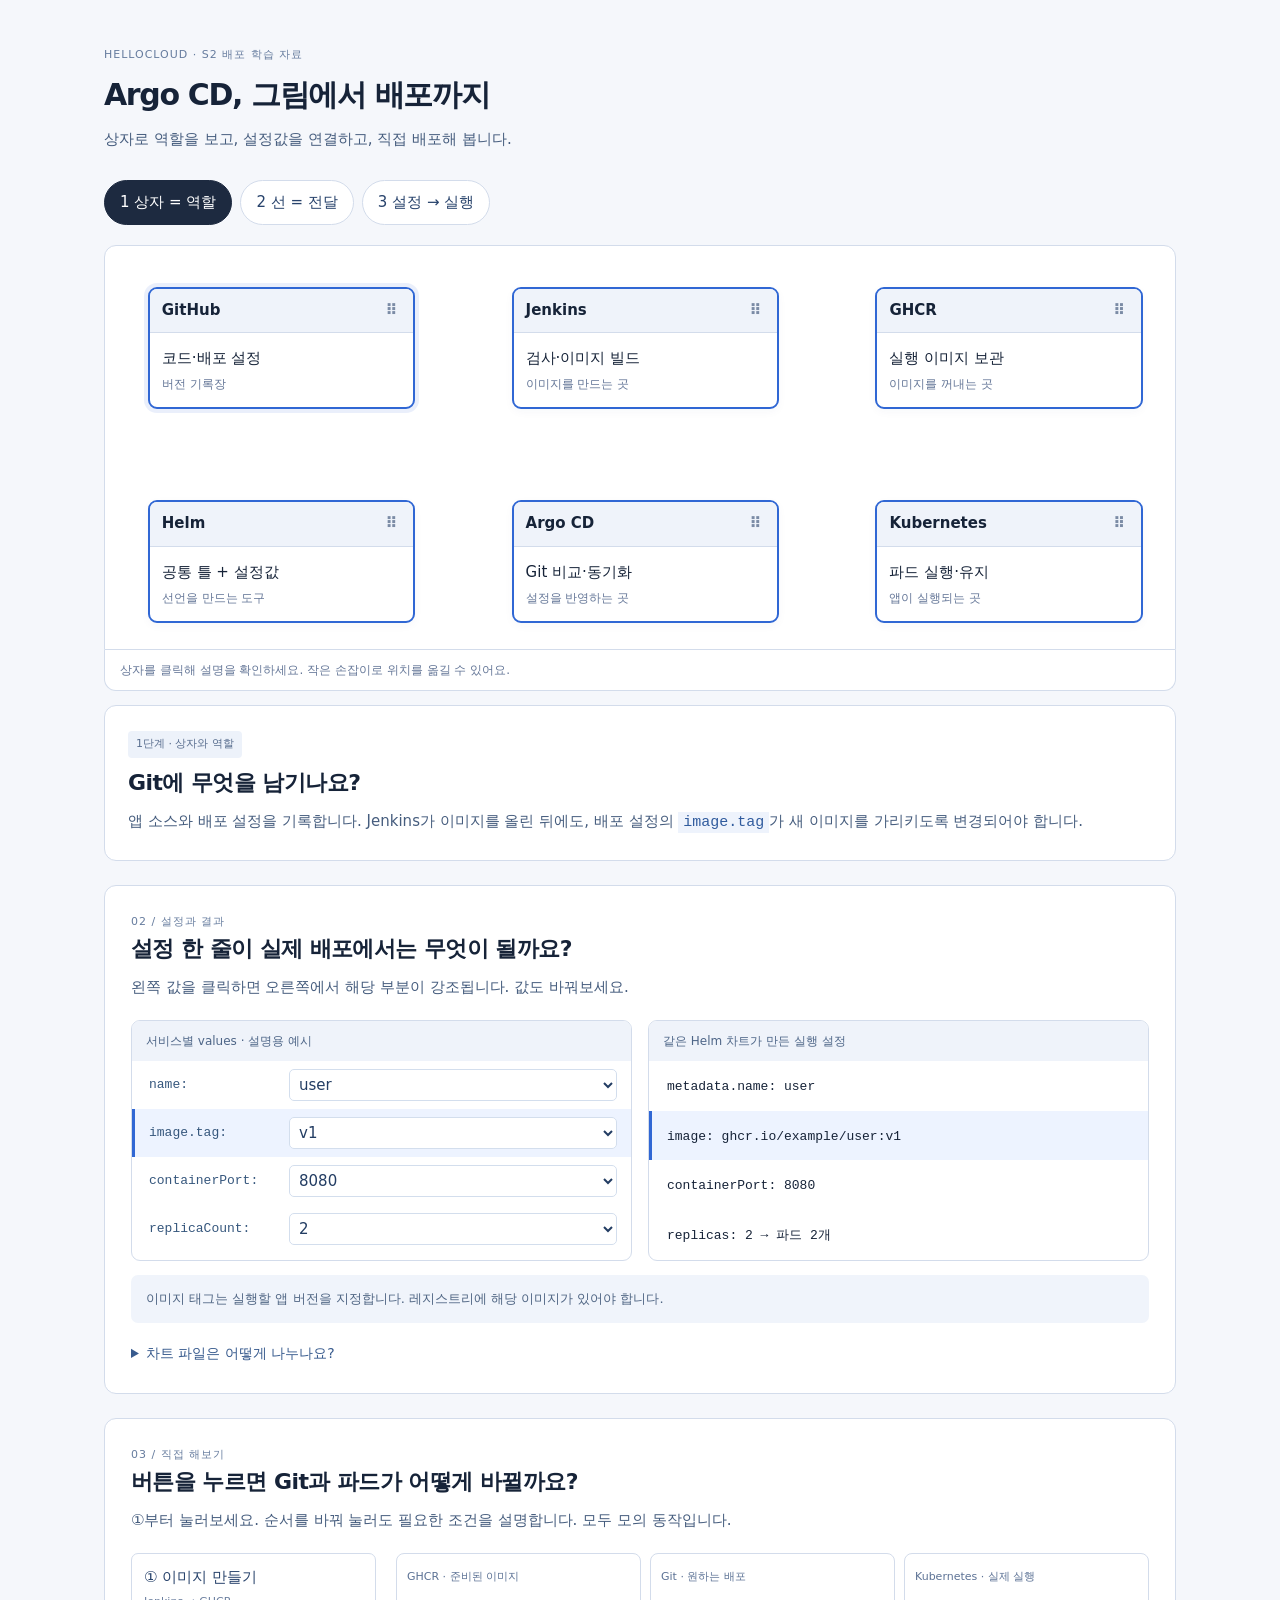
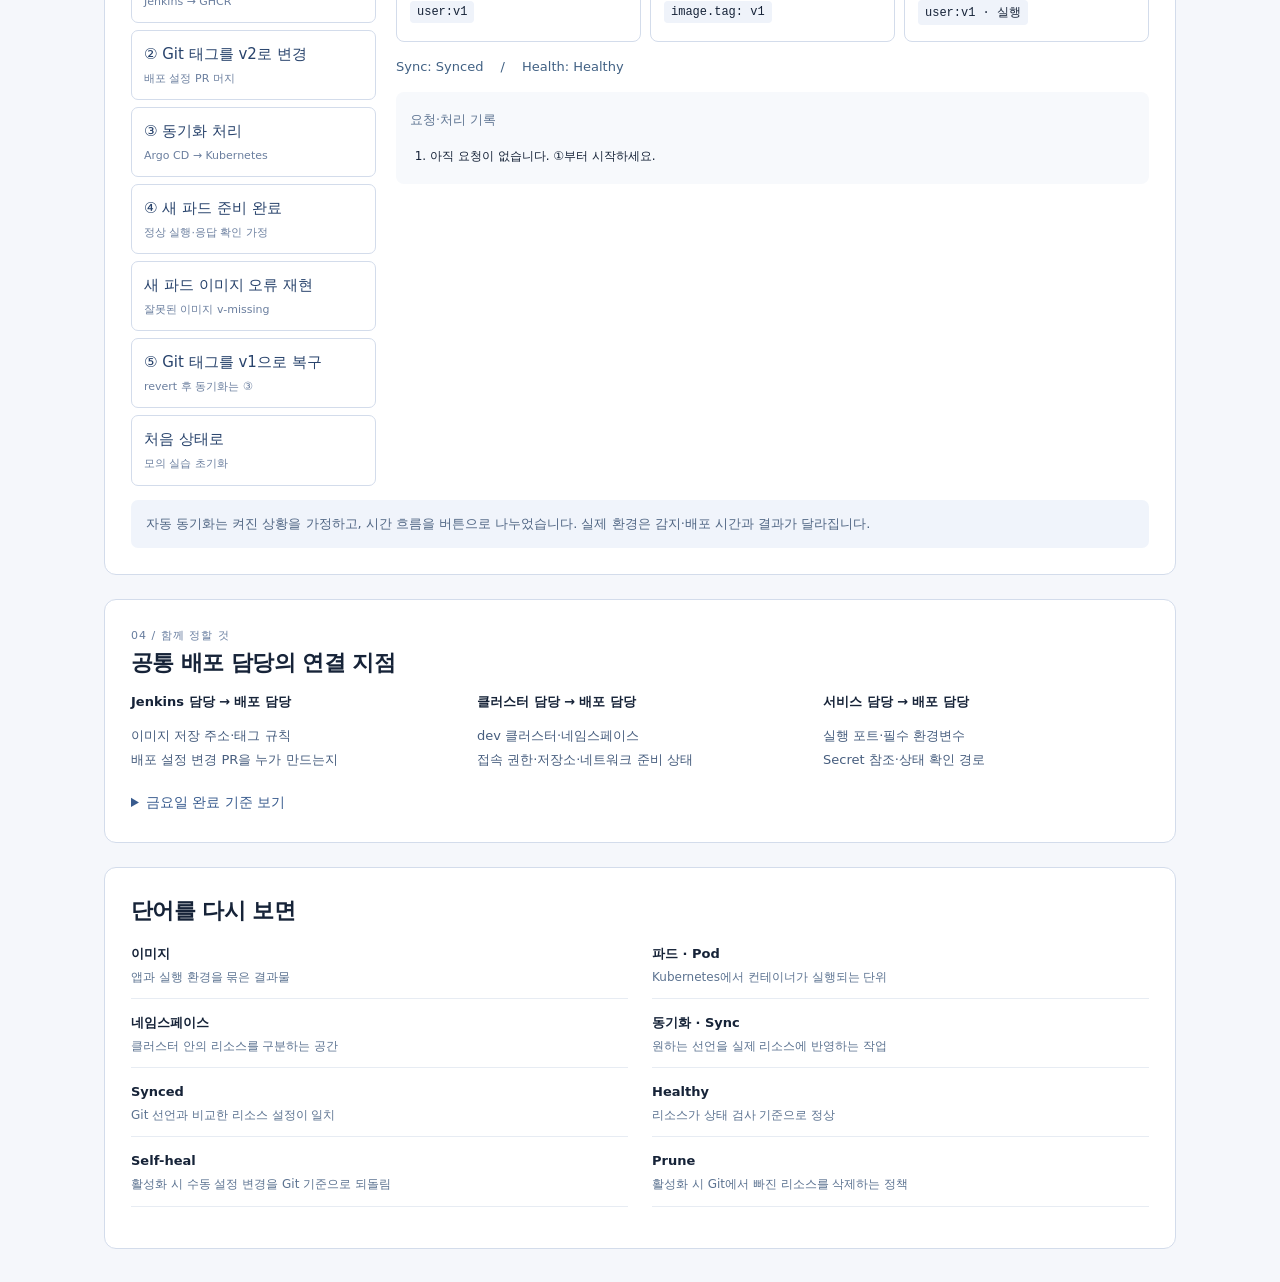
<file: index.html>
<!doctype html><html lang="ko"><meta charset="utf-8"><meta name="viewport" content="width=device-width,initial-scale=1"><meta http-equiv="refresh" content="0;url=learning.html"><title>Argo CD · 그림에서 배포까지</title><a href="learning.html">학습 자료 열기</a></html>
</file>
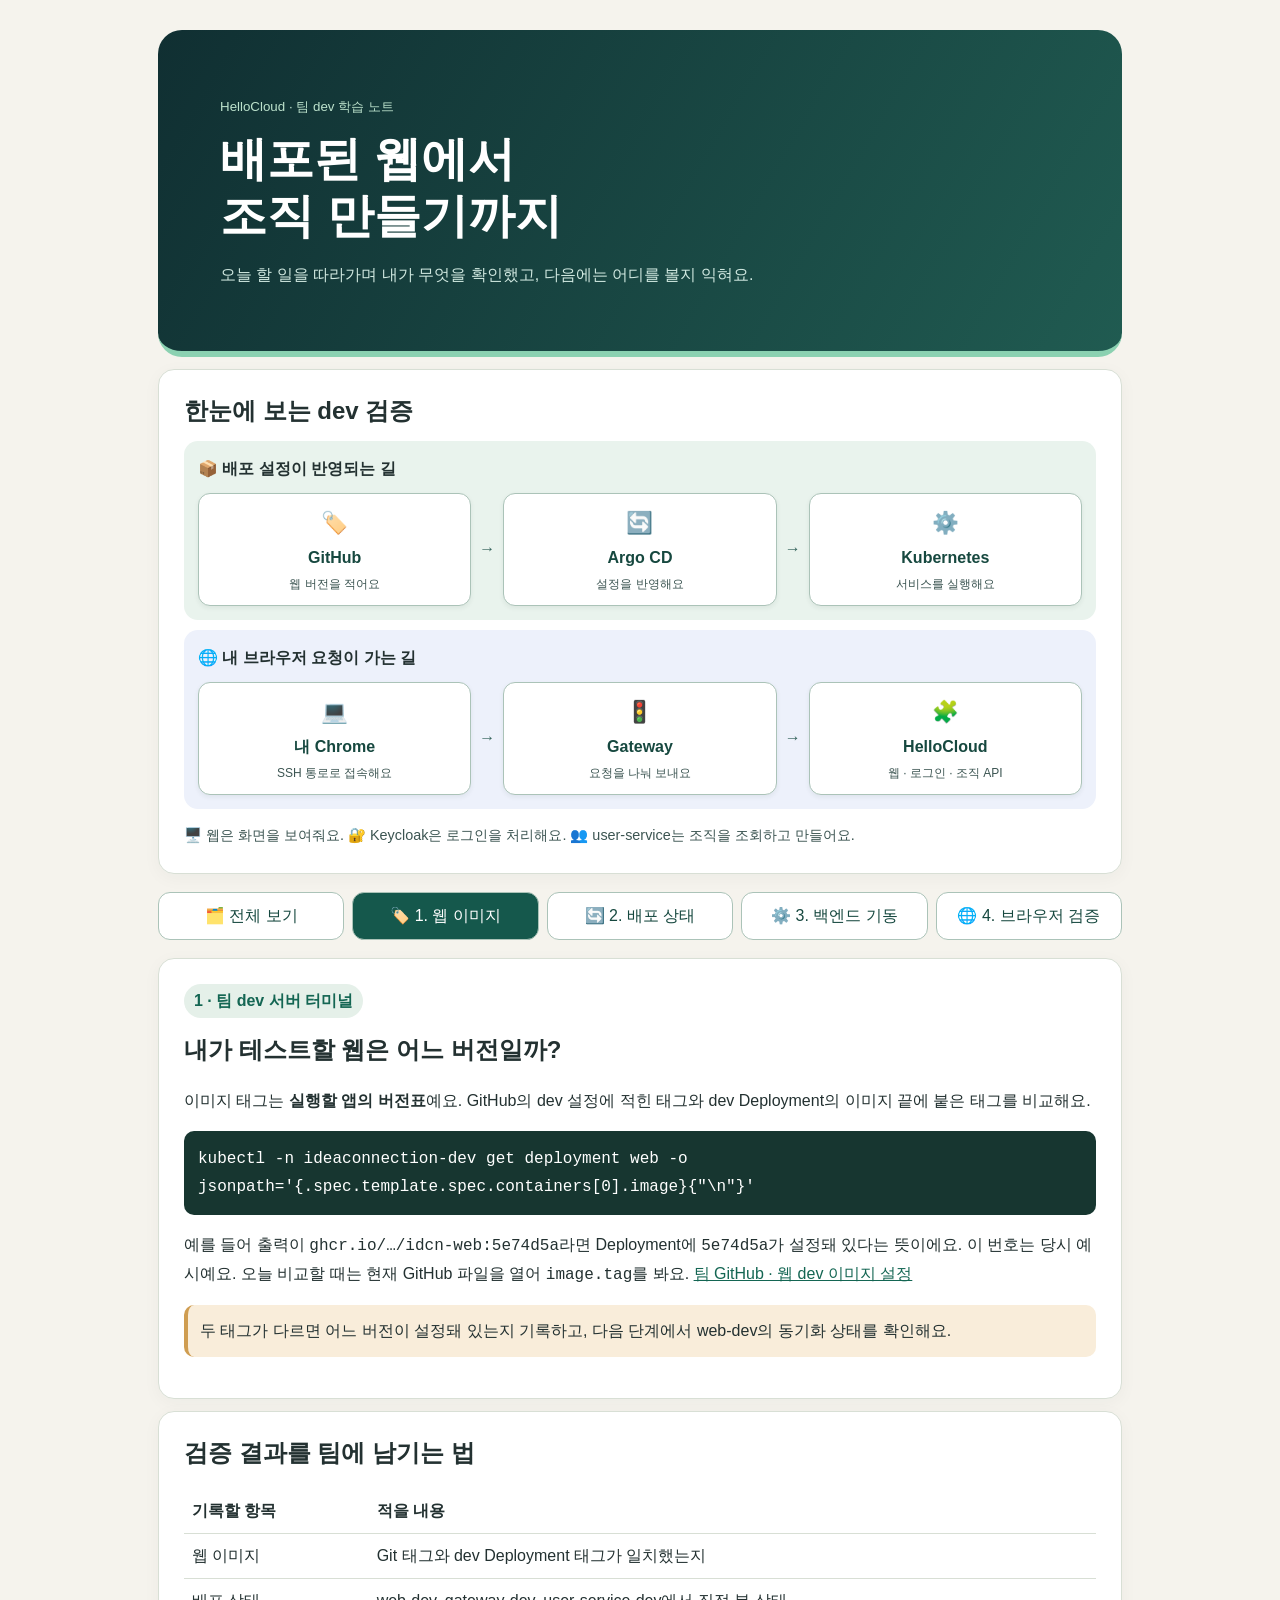
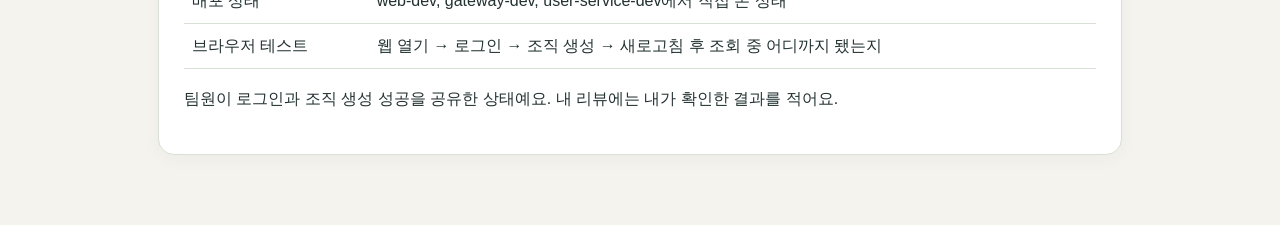
<file: dev-verification-guide.html>
<!doctype html>
<html lang="ko"><meta charset="utf-8"><meta name="viewport" content="width=device-width, initial-scale=1">
<title>HelloCloud · dev 검증 교본</title>
<style>
*{box-sizing:border-box}body{margin:0;background:#f5f3ed;color:#233131;font:16px/1.75 "Malgun Gothic",sans-serif}main{max-width:1000px;margin:auto;padding:30px 18px 60px}header{padding:clamp(24px,6vw,62px);background:#103c38;color:white;border-radius:24px}header p{color:#d0e8e0;margin-bottom:0}small{color:#bce2cc}h1{font-size:clamp(28px,5vw,47px);line-height:1.22;margin:10px 0}h2{line-height:1.35;margin-top:0}nav{display:grid;grid-template-columns:repeat(auto-fit,minmax(125px,1fr));gap:8px;margin:18px 0}button{font:inherit;border:1px solid #abc3b8;background:white;border-radius:12px;padding:9px;color:#16483f;cursor:pointer}button[aria-pressed=true]{background:#15584c;color:white}section,details{background:#fff;border:1px solid #d8dfd5;border-radius:16px;padding:clamp(15px,3vw,25px);margin:12px 0}summary{cursor:pointer;font-weight:bold}pre{padding:14px;border-radius:10px;background:#173630;color:white;white-space:pre-wrap;overflow-wrap:anywhere}code{overflow-wrap:anywhere}.map{padding:12px;background:#e5f0e9;border-radius:10px}.note{background:#f9edda;padding:12px;border-radius:10px}.step{color:#146653;font-weight:bold}a{color:#146653}table{border-collapse:collapse;width:100%}td,th{text-align:left;border-bottom:1px solid #d8dfd5;padding:8px;vertical-align:top}footer{margin-top:20px}
header{background:linear-gradient(120deg,#102f32,#205b51);border-bottom:6px solid #8bd1b1}section{box-shadow:0 4px 18px #1736300a}.overview h2{margin-bottom:14px}.lane{background:#e9f3ed;border-radius:14px;padding:14px;margin:10px 0}.lane.use{background:#edf1fb}.lane h3{font-size:1rem;margin:0 0 10px}.flow{display:grid;grid-template-columns:1fr auto 1fr auto 1fr;align-items:center;gap:8px}.flow button{display:grid;justify-items:center;min-width:0;gap:2px;padding:10px 4px;box-shadow:0 2px 5px #17363012}.flow button:hover,.flow button:focus-visible{outline:2px solid #236c59}.flow span{font-size:1.35rem}.flow small{color:#3c5552;font-size:.75rem}.flow i{color:#38665e;font-style:normal}.legend{margin-bottom:0;color:#3c5552;font-size:.9rem}.note{border-left:4px solid #cf9d51}.step{display:inline-block;background:#e5f0e9;padding:3px 10px;border-radius:20px;margin-top:0}@media(max-width:480px){.flow{gap:4px}.flow b{font-size:.8rem}.flow small{font-size:.68rem}}
</style>
<main>
<header><small>HelloCloud · 팀 dev 학습 노트</small><h1>배포된 웹에서<br>조직 만들기까지</h1><p>오늘 할 일을 따라가며 내가 무엇을 확인했고, 다음에는 어디를 볼지 익혀요.</p></header>
<section class="overview"><h2>한눈에 보는 dev 검증</h2>
<div class="lane"><h3>📦 배포 설정이 반영되는 길</h3><div class="flow">
<button type="button" data-panel="image"><span aria-hidden="true">🏷️</span><b>GitHub</b><small>웹 버전을 적어요</small></button><i aria-hidden="true">→</i>
<button type="button" data-panel="argo"><span aria-hidden="true">🔄</span><b>Argo CD</b><small>설정을 반영해요</small></button><i aria-hidden="true">→</i>
<button type="button" data-panel="backend"><span aria-hidden="true">⚙️</span><b>Kubernetes</b><small>서비스를 실행해요</small></button></div></div>
<div class="lane use"><h3>🌐 내 브라우저 요청이 가는 길</h3><div class="flow">
<button type="button" data-panel="browser"><span aria-hidden="true">💻</span><b>내 Chrome</b><small>SSH 통로로 접속해요</small></button><i aria-hidden="true">→</i>
<button type="button" data-panel="argo"><span aria-hidden="true">🚦</span><b>Gateway</b><small>요청을 나눠 보내요</small></button><i aria-hidden="true">→</i>
<button type="button" data-panel="browser"><span aria-hidden="true">🧩</span><b>HelloCloud</b><small>웹 · 로그인 · 조직 API</small></button></div></div>
<p class="legend">🖥️ 웹은 화면을 보여줘요. 🔐 Keycloak은 로그인을 처리해요. 👥 user-service는 조직을 조회하고 만들어요.</p>
</section>
<nav aria-label="검증 단계">
<button type="button" data-panel="all" aria-pressed="false">🗂️ 전체 보기</button>
<button type="button" data-panel="image" aria-pressed="true">🏷️ 1. 웹 이미지</button>
<button type="button" data-panel="argo" aria-pressed="false">🔄 2. 배포 상태</button>
<button type="button" data-panel="backend" aria-pressed="false">⚙️ 3. 백엔드 기동</button>
<button type="button" data-panel="browser" aria-pressed="false">🌐 4. 브라우저 검증</button>
</nav>
<section id="image" class="lesson"><p class="step">1 · 팀 dev 서버 터미널</p><h2>내가 테스트할 웹은 어느 버전일까?</h2><p>이미지 태그는 <b>실행할 앱의 버전표</b>예요. GitHub의 dev 설정에 적힌 태그와 dev Deployment의 이미지 끝에 붙은 태그를 비교해요.</p>
<pre>kubectl -n ideaconnection-dev get deployment web -o jsonpath='{.spec.template.spec.containers[0].image}{"\n"}'</pre>
<p>예를 들어 출력이 <code>ghcr.io/…/idcn-web:5e74d5a</code>라면 Deployment에 <code>5e74d5a</code>가 설정돼 있다는 뜻이에요. 이 번호는 당시 예시예요. 오늘 비교할 때는 현재 GitHub 파일을 열어 <code>image.tag</code>를 봐요. <a href="https://github.com/ktcloud-cloudnative-2026/team03-HelloCloud/blob/main/deploy/values/web/values-dev.yaml">팀 GitHub · 웹 dev 이미지 설정</a></p><p class="note">두 태그가 다르면 어느 버전이 설정돼 있는지 기록하고, 다음 단계에서 web-dev의 동기화 상태를 확인해요.</p></section>
<section id="argo" class="lesson" hidden><p class="step">2 · 팀 dev 서버 터미널</p><h2>Git에 적힌 배포 설정이 반영됐을까?</h2><pre>kubectl -n argocd get applications.argoproj.io web-dev gateway-dev</pre><p><b>web-dev</b>는 웹 배포를, <b>gateway-dev</b>는 Gateway 경로 설정 등을 관리해요. <b>Synced</b>는 비교한 설정이 일치한다는 뜻이고, <b>Healthy</b>는 Argo CD가 해당 리소스 상태를 정상으로 본다는 뜻이에요.</p><p class="note">연후님이 직접 본 것은 <b>gateway-dev · Synced / Healthy</b>예요. 이 조회는 터미널에서 할 수 있어요. Argo CD 관리 화면의 인증서 경고는 그 화면으로 연결할 때의 문제예요. 웹 사용 흐름은 4단계에서 확인해요.</p></section>
<section id="backend" class="lesson" hidden><p class="step">3 · 팀 dev 서버 터미널</p><h2>조직 요청을 처리할 백엔드가 준비됐을까?</h2><pre>kubectl -n argocd get applications.argoproj.io user-service-dev
kubectl -n ideaconnection-dev get deployment user-service</pre><p>첫 줄은 Argo CD의 배포 상태를 봐요. 두 번째 줄은 실제 서비스의 Deployment에서 <b>READY가 1/1</b>인지 봐요. 1/1은 필요한 복제본 1개가 준비됐다는 뜻이에요.</p><p class="note"><b>NotFound</b>면 앱 등록 또는 배포가 됐는지 확인해요. <b>0/1</b>이면 user-service 담당자와 기동 상태부터 확인해요. 브라우저 로그인과 조직 기능은 다음 단계에서 실제로 눌러 봐요.</p></section>
<section id="browser" class="lesson" hidden><p class="step">4 · 내 PC의 테스트용 Chrome</p><h2>팀원이 쓰는 주소에서 직접 확인하기</h2><p>팀 README대로 로컬 WSL에서 SSH 프록시를 켜고, Windows에서 해당 프록시를 쓰는 테스트용 Chrome을 열어요. 연후님 로컬 SSH 별명은 <code>t3-dev-cp</code>였어요. <a href="https://github.com/ktcloud-cloudnative-2026/team03-HelloCloud/blob/main/services/web/README.md">팀 GitHub · 테스트용 Chrome 실행 방법</a></p>
<pre>ssh -N -D 127.0.0.1:1080 t3-dev-cp</pre>
<p>Chrome에서 팀 dev 웹 주소 <code>http://10.10.24.101/</code>를 열어요. 아래 항목은 <b>직접 확인한 것만</b> 체크해요. 체크는 이 화면에서 복습할 때 사용해요.</p>
<ol>
<li><label><input type="checkbox"> 웹 첫 화면이 열린다.</label> → Gateway를 거쳐 웹에 도착했어요.</li>
<li><label><input type="checkbox"> 팀 테스트 계정으로 로그인하고 HelloCloud로 돌아온다.</label> → Keycloak 로그인 흐름을 확인했어요.</li>
<li><label><input type="checkbox"> 조직 목록이 열리고, 테스트 조직을 만들 수 있다.</label> → 웹에서 조직 조회와 생성 기능을 확인했어요.</li>
<li><label><input type="checkbox"> 새로고침 후 만든 조직이 목록에 보인다.</label> → 다시 조회해도 만든 조직을 확인할 수 있어요.</li>
</ol>
<details><summary>팀 리뷰에 쓸 API 응답은 어디서 봐요?</summary><p>Chrome에서 <b>F12 → Network → Fetch/XHR</b>를 열고 새로고침해요. <code>/api/users/me</code>와 <code>/api/orgs</code> 요청을 눌러 <b>Request Method가 GET</b>인지, <b>Status가 200</b>인지 확인해요. 조직 생성 요청은 <b>POST</b>이므로 조회 요청과 구분해서 실제 상태 코드를 기록해요.</p></details>
<p class="note">웹은 열리는데 조직 목록만 404라면, 실패한 요청 주소와 상태 코드를 기록해요. Gateway의 API 경로와 user-service 쪽에서 요청을 어떻게 받았는지 함께 확인할 단서가 돼요.</p></section>
<section><h2>검증 결과를 팀에 남기는 법</h2><table><tr><th scope="col">기록할 항목</th><th scope="col">적을 내용</th></tr><tr><td>웹 이미지</td><td>Git 태그와 dev Deployment 태그가 일치했는지</td></tr><tr><td>배포 상태</td><td>web-dev, gateway-dev, user-service-dev에서 직접 본 상태</td></tr><tr><td>브라우저 테스트</td><td>웹 열기 → 로그인 → 조직 생성 → 새로고침 후 조회 중 어디까지 됐는지</td></tr></table>
<p>팀원이 로그인과 조직 생성 성공을 공유한 상태예요. 내 리뷰에는 내가 확인한 결과를 적어요.</p></section>
</main>
<script>
const buttons = [...document.querySelectorAll('nav button')];
const lessons = [...document.querySelectorAll('.lesson')];
for (const button of document.querySelectorAll('[data-panel]')) {
  button.addEventListener('click', () => {
    const selected = button.dataset.panel;
    for (const lesson of lessons) {
      lesson.hidden = selected !== 'all' && lesson.id !== selected;
    }
    for (const item of buttons) {
      item.setAttribute('aria-pressed', String(item.dataset.panel === selected));
    }
    if (button.closest('.flow')) document.getElementById(selected).scrollIntoView();
  });
}
</script></html>
</file>
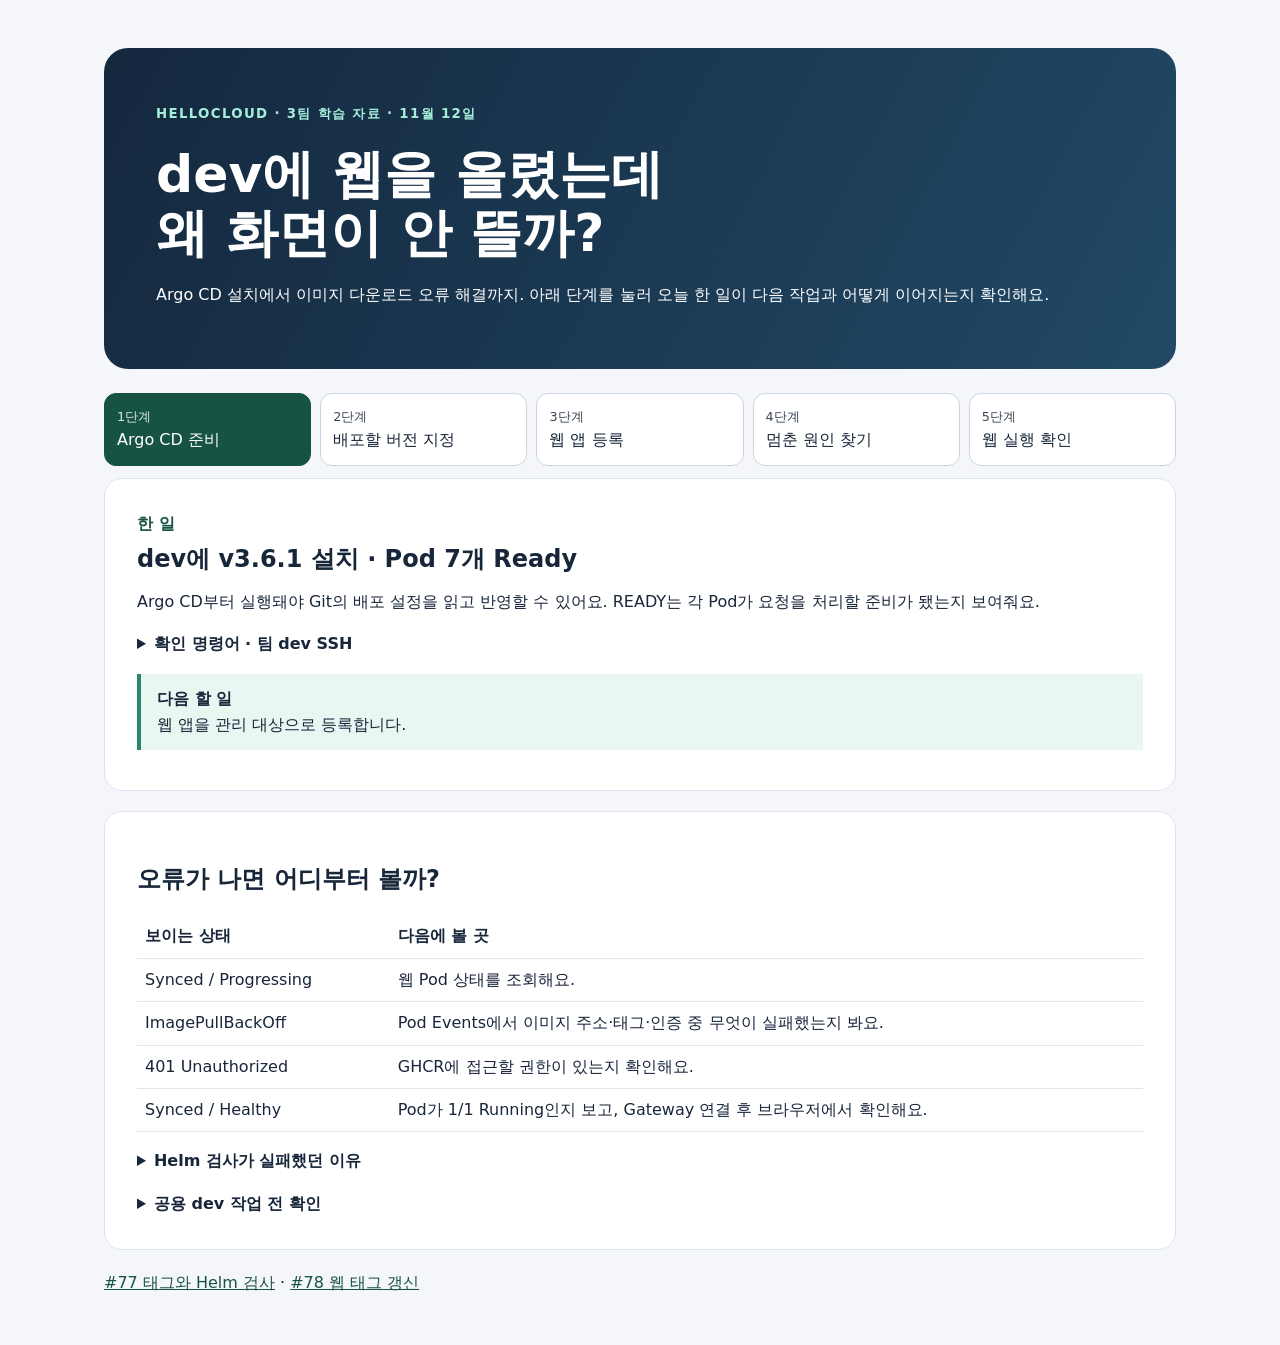
<file: hellocloud-deploy-guide.html>
<!doctype html><html lang="ko"><head><meta charset="utf-8"><meta name="viewport" content="width=device-width,initial-scale=1"><title>HelloCloud · dev 배포 읽기</title><style>
*{box-sizing:border-box}body{margin:0;background:#f4f6fa;color:#18263a;font:16px/1.65 system-ui,sans-serif}main{max-width:1120px;margin:auto;padding:48px 24px}header{background:#14283e;color:#fff;padding:clamp(24px,5vw,52px);border-radius:24px;background:linear-gradient(118deg,#14283e,#214966)}small{letter-spacing:.1em;font-weight:700;color:#a5edda}h1{font-size:clamp(30px,5vw,52px);line-height:1.15;margin:.35em 0}h2{line-height:1.3}p{margin:.5em 0}.route{display:grid;grid-template-columns:repeat(5,1fr);gap:9px;margin:24px 0 12px}button{font:inherit;text-align:left;border:1px solid #c9d5e2;background:white;color:inherit;border-radius:12px;padding:12px;cursor:pointer}button[aria-pressed=true]{background:#175345;color:white;border-color:#175345}button span{display:block;font-size:.8em;opacity:.85}.panel,section.notes{background:white;border:1px solid #dce4ee;border-radius:18px;padding:clamp(17px,3vw,32px);margin-bottom:20px}.panel strong{color:#175345}.panel h2{margin:6px 0 14px}.next{background:#eaf6f1;border-left:4px solid #278771;padding:12px 16px;margin-top:16px}summary{cursor:pointer;font-weight:700}details{margin-top:16px}pre{background:#14283e;color:white;padding:16px;border-radius:10px;overflow:auto}table{width:100%;border-collapse:collapse}td,th{padding:8px;text-align:left;border-bottom:1px solid #e1e6ed}a{color:#175345}@media(max-width:700px){main{padding:16px}.route{grid-template-columns:repeat(2,1fr)}}
</style></head><body><main><header><small>HELLOCLOUD · 3팀 학습 자료 · 11월 12일</small><h1>dev에 웹을 올렸는데<br>왜 화면이 안 뜰까?</h1><p>Argo CD 설치에서 이미지 다운로드 오류 해결까지. 아래 단계를 눌러 오늘 한 일이 다음 작업과 어떻게 이어지는지 확인해요.</p></header><nav class="route" aria-label="배포 단계"><button type="button" aria-pressed="true" aria-controls="step0"><span>1단계</span>Argo CD 준비</button><button type="button" aria-pressed="false" aria-controls="step1"><span>2단계</span>배포할 버전 지정</button><button type="button" aria-pressed="false" aria-controls="step2"><span>3단계</span>웹 앱 등록</button><button type="button" aria-pressed="false" aria-controls="step3"><span>4단계</span>멈춘 원인 찾기</button><button type="button" aria-pressed="false" aria-controls="step4"><span>5단계</span>웹 실행 확인</button></nav><article class="panel" id="step0" ><strong>한 일</strong><h2>dev에 v3.6.1 설치 · Pod 7개 Ready</h2><p>Argo CD부터 실행돼야 Git의 배포 설정을 읽고 반영할 수 있어요. READY는 각 Pod가 요청을 처리할 준비가 됐는지 보여줘요.</p><details><summary>확인 명령어 · 팀 dev SSH</summary><pre><code>kubectl get pods -n argocd</code></pre></details><p class="next"><b>다음 할 일</b><br>웹 앱을 관리 대상으로 등록합니다.</p></article><article class="panel" id="step1" hidden><strong>한 일</strong><h2>웹 dev 태그를 1615df9로 갱신</h2><p>태그는 GHCR에 보관된 이미지 중 실행할 버전을 고르는 값이에요. Helm은 이 값을 배포 YAML의 image 항목에 넣어요.</p><details><summary>확인 명령어 · 로컬 WSL · 팀 저장소</summary><pre><code>git fetch origin &amp;&amp; git grep -n 'tag:' origin/main -- deploy/values/web/values-dev.yaml</code></pre></details><p class="next"><b>다음 할 일</b><br>Argo CD가 새 태그를 읽어 Pod 설정에 반영하는지 봅니다.</p></article><article class="panel" id="step2" hidden><strong>한 일</strong><h2>web-dev 등록 · 새 태그가 Pod에 반영됨</h2><p>Application은 Argo CD에 어느 Git 브랜치와 Helm 설정을 읽고 어디에 배포할지 알려줘요. Synced는 Git 설정이 반영됐다는 표시예요.</p><details><summary>확인 명령어 · 팀 dev SSH</summary><pre><code>kubectl get applications.argoproj.io web-dev -n argocd</code></pre></details><p class="next"><b>다음 할 일</b><br>Progressing이 계속되면 웹 Pod의 상태를 봅니다.</p></article><article class="panel" id="step3" hidden><strong>한 일</strong><h2>Pod Events에서 GHCR 401 확인</h2><p>노드 배정은 성공했어요. 그다음 노드가 이미지를 받으려 했지만 GHCR이 인증 요청을 거절했어요. 재시도 간격이 늘어나며 ImagePullBackOff가 표시됐어요.</p><details><summary>확인 명령어 · 팀 dev SSH</summary><pre><code>kubectl get pods -n ideaconnection-dev
kubectl describe pod POD_NAME -n ideaconnection-dev</code></pre></details><p class="next"><b>다음 할 일</b><br>POD_NAME은 조회 결과의 실제 이름으로 바꿔요. Events에 401이 보이면 이미지 접근 권한부터 확인합니다.</p></article><article class="panel" id="step4" hidden><strong>한 일</strong><h2>GHCR 공개 전환 후 Synced / Healthy · 1/1 Running</h2><p>같은 웹 Pod를 다시 조회해 준비 상태를 확인했어요. 클러스터 안에서 웹이 실행됐으니 이제 팀 공용 주소에서 접근할 수 있는지 볼 차례예요.</p><details><summary>확인 명령어 · 팀 dev SSH</summary><pre><code>kubectl get applications.argoproj.io web-dev -n argocd
kubectl get pods -n ideaconnection-dev</code></pre></details><p class="next"><b>다음 할 일</b><br>Gateway 연결 후 팀 공용 주소를 열고, dev DB·Keycloak 준비 후 로그인과 조직 API를 확인합니다.</p></article><section class="notes"><h2>오류가 나면 어디부터 볼까?</h2><table><thead><tr><th>보이는 상태</th><th>다음에 볼 곳</th></tr></thead><tbody><tr><td>Synced / Progressing</td><td>웹 Pod 상태를 조회해요.</td></tr><tr><td>ImagePullBackOff</td><td>Pod Events에서 이미지 주소·태그·인증 중 무엇이 실패했는지 봐요.</td></tr><tr><td>401 Unauthorized</td><td>GHCR에 접근할 권한이 있는지 확인해요.</td></tr><tr><td>Synced / Healthy</td><td>Pod가 1/1 Running인지 보고, Gateway 연결 후 브라우저에서 확인해요.</td></tr></tbody></table><details><summary>Helm 검사가 실패했던 이유</summary><p>PR #77에서 실제 태그를 넣으니 기존의 ‘빈 태그면 실패해야 한다’는 검사가 성공으로 끝나 CI가 실패했어요. 그 검사에 <code>--set-string 'image.tag='</code>를 넣어 빈 값을 직접 시험하도록 고쳤어요.</p><pre><code>bash deploy/scripts/validate-helm.sh</code></pre></details><details><summary>공용 dev 작업 전 확인</summary><p>Git과 Helm 검사는 로컬 WSL에서, 클러스터 상태 조회는 dev SSH에서 해요. 앱 등록은 실제 서버를 변경하므로 팀 절차에 따르고 토큰과 비밀번호는 문서나 채팅에 올리지 않아요.</p></details></section><footer><a href="https://github.com/ktcloud-cloudnative-2026/team03-HelloCloud/pull/77">#77 태그와 Helm 검사</a> · <a href="https://github.com/ktcloud-cloudnative-2026/team03-HelloCloud/pull/78">#78 웹 태그 갱신</a></footer></main><script>const buttons=[...document.querySelectorAll('.route button')];buttons.forEach(button=>button.addEventListener('click',()=>{for(const item of buttons){const active=item===button;item.setAttribute('aria-pressed',String(active));document.getElementById(item.getAttribute('aria-controls')).hidden=!active;}}));</script></body></html>
</file>
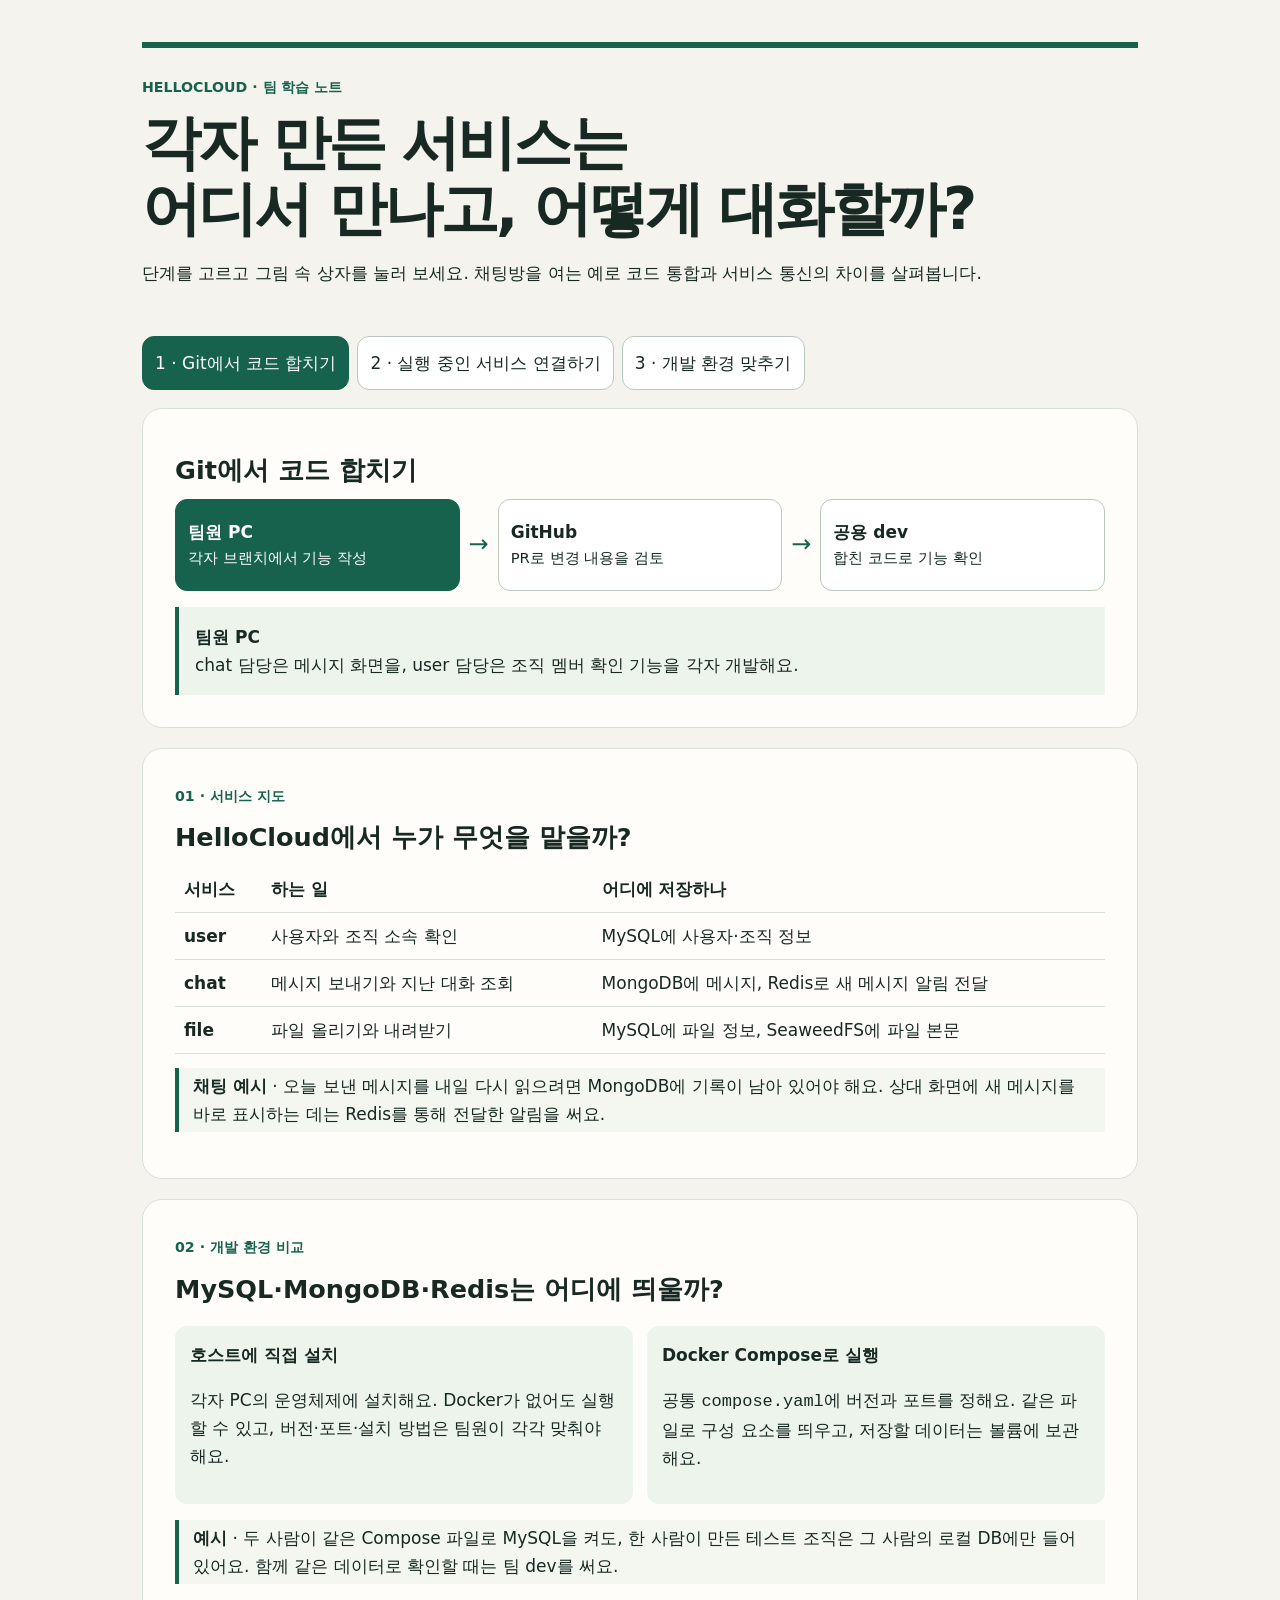
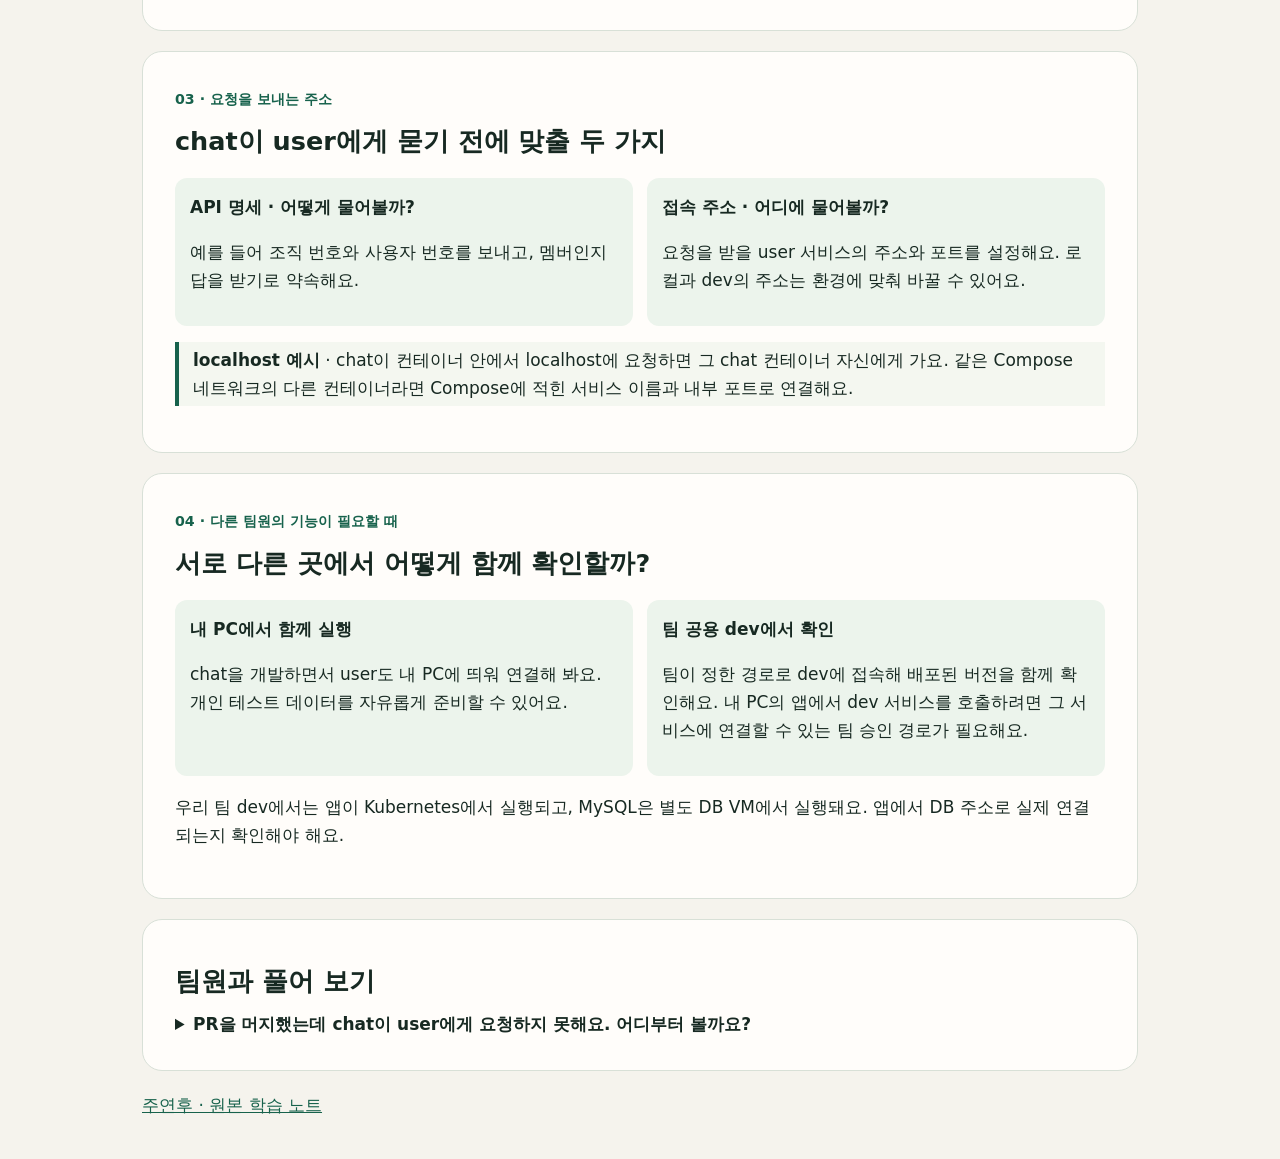
<file: hellocloud-msa-artifact.html>
<!doctype html><html lang="ko"><meta charset="utf-8"><meta name="viewport" content="width=device-width, initial-scale=1"><title>HelloCloud | MSA 협업</title><style>
*{box-sizing:border-box}body{margin:0;background:#f5f3ed;color:#172922;font:17px/1.65 'Atkinson Hyperlegible Next',system-ui,sans-serif}main{max-width:1040px;margin:auto;padding:42px 22px}header{border-top:6px solid #17624c;padding:24px 0}small{color:#17624c;font-weight:bold}h1{font-size:clamp(34px,6vw,59px);letter-spacing:-.05em;line-height:1.12;margin:10px 0}h2{margin:.3em 0}button{font:inherit;cursor:pointer;color:inherit;border:1px solid #b9c8be;border-radius:12px;background:white;padding:12px}button[aria-pressed=true]{background:#17624c;color:white;border-color:#17624c}nav{display:flex;gap:8px;flex-wrap:wrap;margin:8px 0 18px}section{background:#fffdfa;border:1px solid #d8e0d7;border-radius:20px;padding:clamp(17px,4vw,32px);margin-bottom:20px}.flow{display:grid;grid-template-columns:1fr auto 1fr auto 1fr;gap:9px;align-items:center}.node{text-align:left;min-height:92px}.node span{display:block;font-size:.87em}.arrow{font-size:24px;color:#17624c;text-align:center}output{display:block;background:#ecf4ec;margin-top:16px;padding:16px;border-left:4px solid #17624c}output strong{display:block}dl{display:grid;grid-template-columns:auto 1fr;gap:8px 14px}dd{margin:0}dt{font-weight:bold}summary{cursor:pointer;font-weight:bold}footer a{color:#17624c}@media(max-width:620px){.flow{grid-template-columns:1fr}.arrow{transform:rotate(90deg)}.node{min-height:0}main{padding:18px}}
</style><main><header><small>HELLOCLOUD · 팀 학습 노트</small><h1>각자 만든 서비스는<br>어디서 만나고, 어떻게 대화할까?</h1><p>단계를 고르고 그림 속 상자를 눌러 보세요. 채팅방을 여는 예로 코드 통합과 서비스 통신의 차이를 살펴봅니다.</p></header>
<nav aria-label="학습 단계"><button data-stage="0" aria-pressed="true">1 · Git에서 코드 합치기</button><button data-stage="1" aria-pressed="false">2 · 실행 중인 서비스 연결하기</button><button data-stage="2" aria-pressed="false">3 · 개발 환경 맞추기</button></nav>
<section id="stage0" ><h2>Git에서 코드 합치기</h2><div class="flow"><button class="node" data-node="0" aria-pressed="true"><strong>팀원 PC</strong><span>각자 브랜치에서 기능 작성</span></button><span class="arrow" aria-hidden="true">→</span><button class="node" data-node="1" aria-pressed="false"><strong>GitHub</strong><span>PR로 변경 내용을 검토</span></button><span class="arrow" aria-hidden="true">→</span><button class="node" data-node="2" aria-pressed="false"><strong>공용 dev</strong><span>합친 코드로 기능 확인</span></button></div><output aria-live="polite"><strong>팀원 PC</strong><span>chat 담당은 메시지 화면을, user 담당은 조직 멤버 확인 기능을 각자 개발해요.</span></output></section><section id="stage1" hidden><h2>실행 중인 서비스 연결하기</h2><div class="flow"><button class="node" data-node="0" aria-pressed="true"><strong>브라우저</strong><span>채팅방 열기</span></button><span class="arrow" aria-hidden="true">→</span><button class="node" data-node="1" aria-pressed="false"><strong>chat</strong><span>이 조직의 멤버인가요?</span></button><span class="arrow" aria-hidden="true">→</span><button class="node" data-node="2" aria-pressed="false"><strong>user</strong><span>멤버 여부 응답</span></button></div><output aria-live="polite"><strong>브라우저</strong><span>사용자가 채팅방을 열면 웹 화면이 chat 서비스에 요청해요.</span></output></section><section id="stage2" hidden><h2>개발 환경 맞추기</h2><div class="flow"><button class="node" data-node="0" aria-pressed="true"><strong>compose.yaml</strong><span>공통 실행 설정</span></button><span class="arrow" aria-hidden="true">→</span><button class="node" data-node="1" aria-pressed="false"><strong>Docker Compose</strong><span>설정대로 구성 요소 실행</span></button><span class="arrow" aria-hidden="true">→</span><button class="node" data-node="2" aria-pressed="false"><strong>공용 dev</strong><span>팀이 실제 연결 확인</span></button></div><output aria-live="polite"><strong>compose.yaml</strong><span>DB 버전, 포트, 저장 공간을 파일에 적어 팀원과 공유해요.</span></output></section>
<style>.compare{display:grid;grid-template-columns:repeat(2,minmax(0,1fr));gap:14px;margin:16px 0}.compare>div{background:#ecf4ec;padding:15px;border-radius:12px}.example{border-left:4px solid #17624c;padding:4px 14px;margin:14px 0;background:#f4f7f0}table{width:100%;border-collapse:collapse}td,th{text-align:left;padding:9px;border-bottom:1px solid #d8e0d7}@media(max-width:620px){.compare{grid-template-columns:1fr}}</style>
<section><small>01 · 서비스 지도</small><h2>HelloCloud에서 누가 무엇을 맡을까?</h2><table><thead><tr><th>서비스</th><th>하는 일</th><th>어디에 저장하나</th></tr></thead><tbody><tr><td><b>user</b></td><td>사용자와 조직 소속 확인</td><td>MySQL에 사용자·조직 정보</td></tr><tr><td><b>chat</b></td><td>메시지 보내기와 지난 대화 조회</td><td>MongoDB에 메시지, Redis로 새 메시지 알림 전달</td></tr><tr><td><b>file</b></td><td>파일 올리기와 내려받기</td><td>MySQL에 파일 정보, SeaweedFS에 파일 본문</td></tr></tbody></table><p class="example"><b>채팅 예시</b> · 오늘 보낸 메시지를 내일 다시 읽으려면 MongoDB에 기록이 남아 있어야 해요. 상대 화면에 새 메시지를 바로 표시하는 데는 Redis를 통해 전달한 알림을 써요.</p></section>
<section><small>02 · 개발 환경 비교</small><h2>MySQL·MongoDB·Redis는 어디에 띄울까?</h2><div class="compare"><div><b>호스트에 직접 설치</b><p>각자 PC의 운영체제에 설치해요. Docker가 없어도 실행할 수 있고, 버전·포트·설치 방법은 팀원이 각각 맞춰야 해요.</p></div><div><b>Docker Compose로 실행</b><p>공통 <code>compose.yaml</code>에 버전과 포트를 정해요. 같은 파일로 구성 요소를 띄우고, 저장할 데이터는 볼륨에 보관해요.</p></div></div><p class="example"><b>예시</b> · 두 사람이 같은 Compose 파일로 MySQL을 켜도, 한 사람이 만든 테스트 조직은 그 사람의 로컬 DB에만 들어 있어요. 함께 같은 데이터로 확인할 때는 팀 dev를 써요.</p></section>
<section><small>03 · 요청을 보내는 주소</small><h2>chat이 user에게 묻기 전에 맞출 두 가지</h2><div class="compare"><div><b>API 명세 · 어떻게 물어볼까?</b><p>예를 들어 조직 번호와 사용자 번호를 보내고, 멤버인지 답을 받기로 약속해요.</p></div><div><b>접속 주소 · 어디에 물어볼까?</b><p>요청을 받을 user 서비스의 주소와 포트를 설정해요. 로컬과 dev의 주소는 환경에 맞춰 바꿀 수 있어요.</p></div></div><p class="example"><b>localhost 예시</b> · chat이 컨테이너 안에서 localhost에 요청하면 그 chat 컨테이너 자신에게 가요. 같은 Compose 네트워크의 다른 컨테이너라면 Compose에 적힌 서비스 이름과 내부 포트로 연결해요.</p></section>
<section><small>04 · 다른 팀원의 기능이 필요할 때</small><h2>서로 다른 곳에서 어떻게 함께 확인할까?</h2><div class="compare"><div><b>내 PC에서 함께 실행</b><p>chat을 개발하면서 user도 내 PC에 띄워 연결해 봐요. 개인 테스트 데이터를 자유롭게 준비할 수 있어요.</p></div><div><b>팀 공용 dev에서 확인</b><p>팀이 정한 경로로 dev에 접속해 배포된 버전을 함께 확인해요. 내 PC의 앱에서 dev 서비스를 호출하려면 그 서비스에 연결할 수 있는 팀 승인 경로가 필요해요.</p></div></div><p>우리 팀 dev에서는 앱이 Kubernetes에서 실행되고, MySQL은 별도 DB VM에서 실행돼요. 앱에서 DB 주소로 실제 연결되는지 확인해야 해요.</p></section>
<section><h2>팀원과 풀어 보기</h2><details><summary>PR을 머지했는데 chat이 user에게 요청하지 못해요. 어디부터 볼까요?</summary><p>공용 dev에서 두 서비스가 실행 중인지 확인해요. 그다음 chat이 요청하는 user 주소와 포트가 맞는지, 요청 경로와 데이터가 API 명세와 맞는지 살펴봐요. 내 PC의 localhost는 내 PC를, 컨테이너의 localhost는 그 컨테이너 자신을 가리켜요.</p></details></section><footer><a href="https://app.notion.com/p/41444f0082de80658dd0c7f72ed77778">주연후 · 원본 학습 노트</a></footer></main>
<script>
const data=[["Git에서 코드 합치기",[["팀원 PC","각자 브랜치에서 기능 작성","chat 담당은 메시지 화면을, user 담당은 조직 멤버 확인 기능을 각자 개발해요."],["GitHub","PR로 변경 내용을 검토","커밋하고 푸시한 뒤 PR을 열어요. 검사를 통과하고 검토가 끝나면 main에 합쳐요."],["공용 dev","합친 코드로 기능 확인","배포된 chat과 user가 실제로 연결되는지 확인해요. 개발자 PC를 꺼도 dev에 배포된 앱은 계속 실행돼요."]]],["실행 중인 서비스 연결하기",[["브라우저","채팅방 열기","사용자가 채팅방을 열면 웹 화면이 chat 서비스에 요청해요."],["chat","이 조직의 멤버인가요?","chat은 user의 접속 주소로 조직 번호와 사용자 번호를 보내요. 어떤 정보를 주고받는지는 API 명세로 정해요."],["user","멤버 여부 응답","user가 소속 정보를 확인하고 chat에 답해요. 이 예에서는 멤버라면 채팅방을 보여주고, 아니라면 접근을 거절해요."]]],["개발 환경 맞추기",[["compose.yaml","공통 실행 설정","DB 버전, 포트, 저장 공간을 파일에 적어 팀원과 공유해요."],["Docker Compose","설정대로 구성 요소 실행","각 PC에서 같은 설정으로 필요한 프로그램을 실행할 수 있어요. 각 PC에 저장된 데이터는 따로 관리돼요."],["공용 dev","팀이 실제 연결 확인","HelloCloud의 dev MySQL은 별도 DB VM에 있어요. dev에서 실행 중인 앱은 팀이 정한 DB 주소로 연결해요."]]]];const tabs=[...document.querySelectorAll('[data-stage]')];tabs.forEach((b,i)=>b.onclick=()=>tabs.forEach((t,j)=>{t.setAttribute('aria-pressed',String(i===j));document.getElementById('stage'+j).hidden=i!==j;}));data.forEach((r,i)=>{const s=document.getElementById('stage'+i);const nodes=[...s.querySelectorAll('[data-node]')];nodes.forEach((b,j)=>b.onclick=()=>{nodes.forEach((n,k)=>n.setAttribute('aria-pressed',String(j===k)));s.querySelector('output strong').textContent=r[1][j][0];s.querySelector('output span').textContent=r[1][j][2];});});
</script></html>
</file>
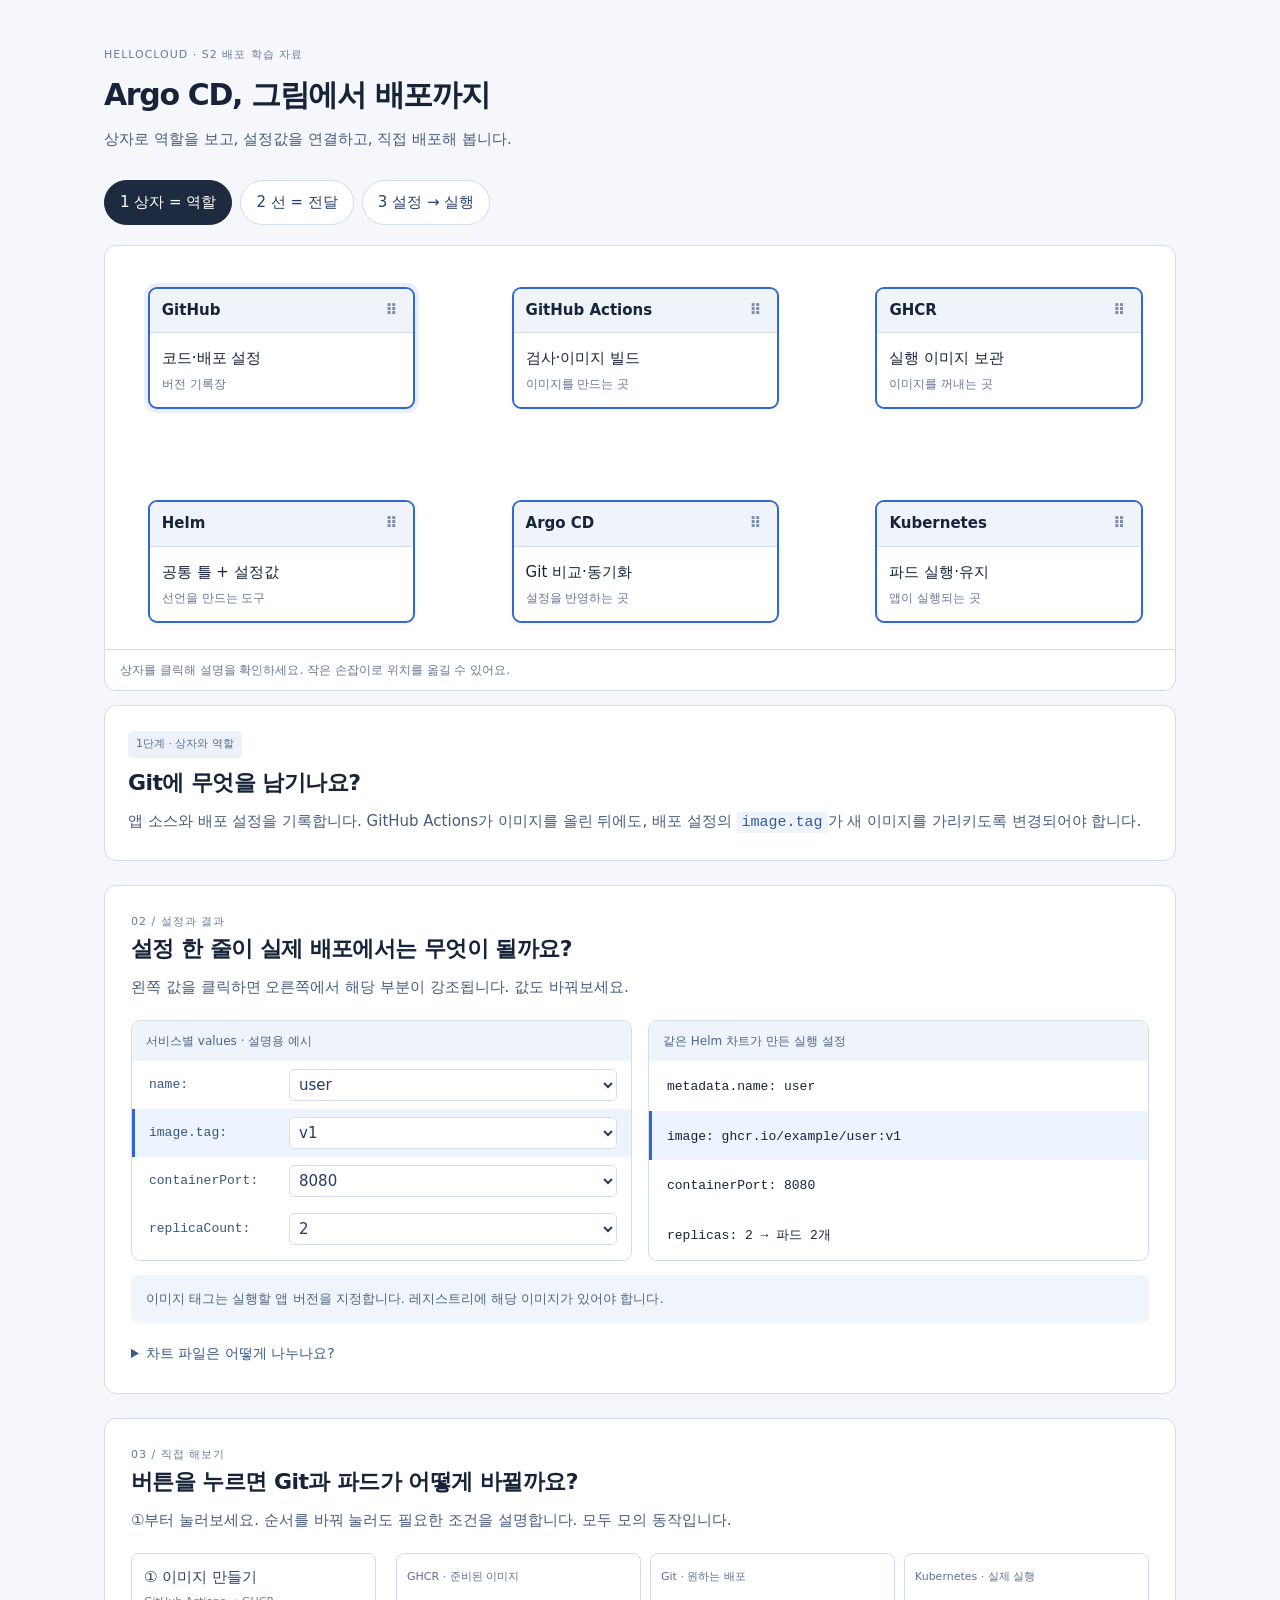
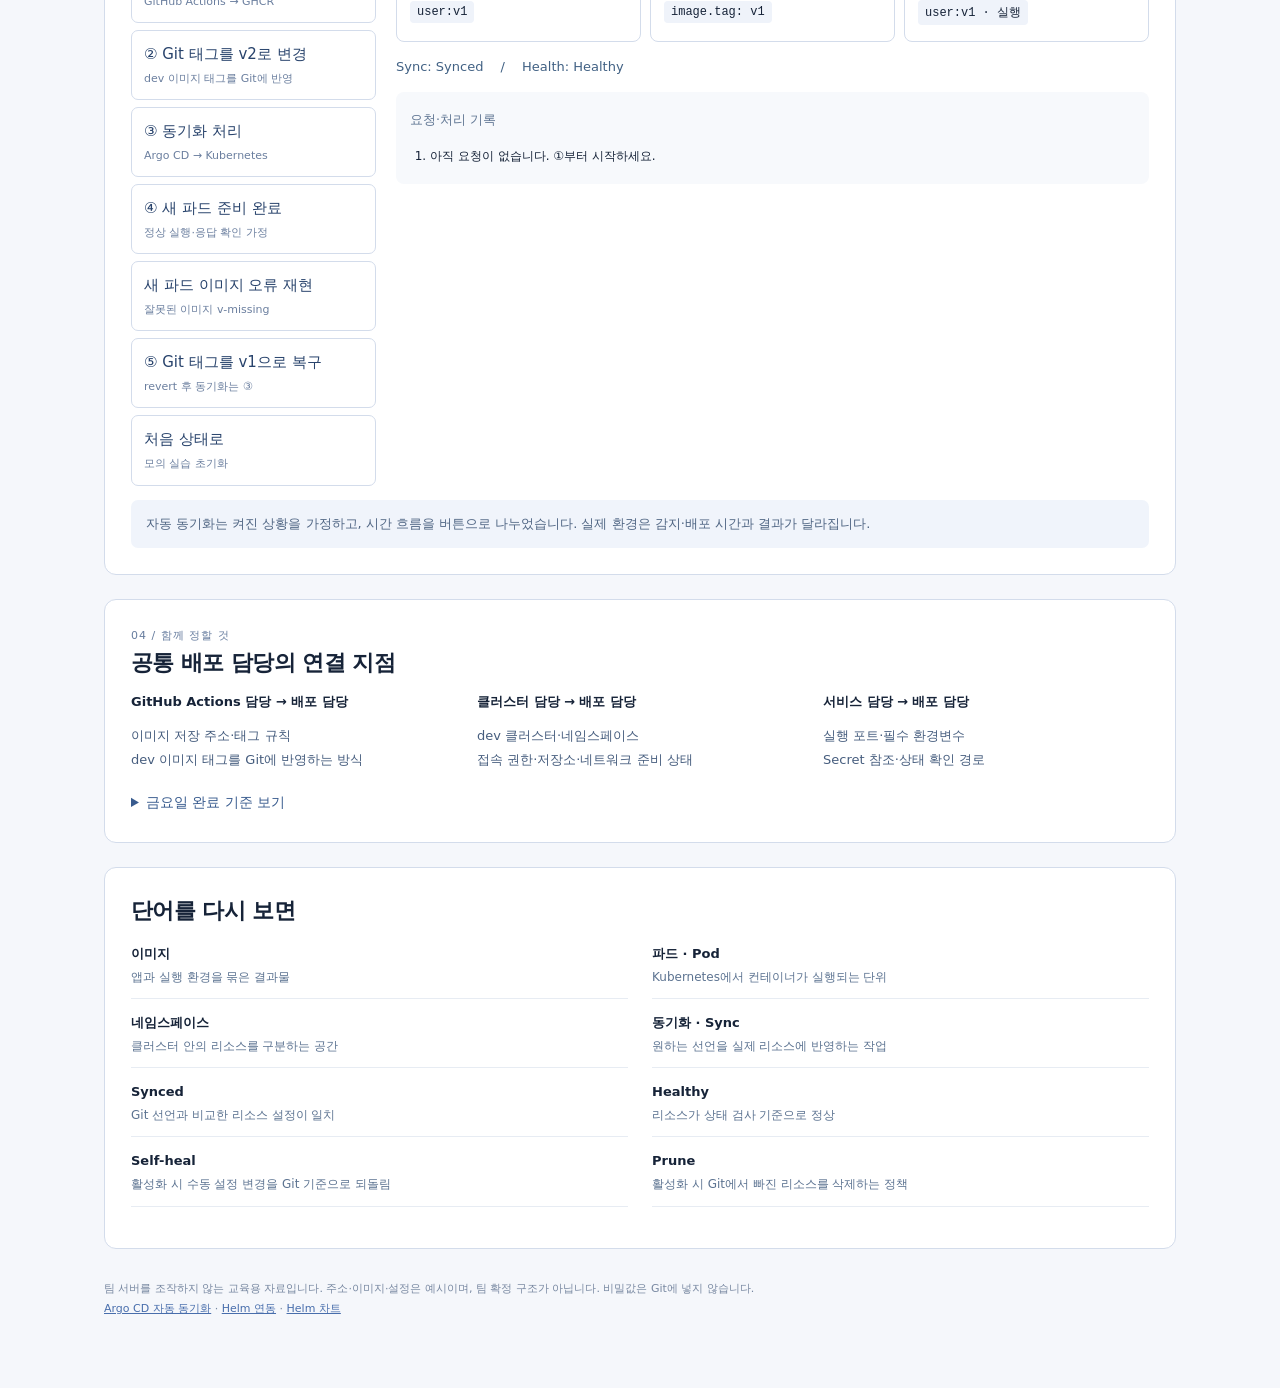
<file: learning-actions.html>
<!doctype html><html lang="ko"><head><meta charset="utf-8"><meta name="viewport" content="width=device-width,initial-scale=1"><title>Argo CD · 그림에서 배포까지</title><link rel="stylesheet" href="learning-actions.css"></head><body><main>
<header><small>HELLOCLOUD · S2 배포 학습 자료</small><h1>Argo CD, 그림에서 배포까지</h1><p>상자로 역할을 보고, 설정값을 연결하고, 직접 배포해 봅니다.</p></header>
<section aria-labelledby="explorer-title"><h2 id="explorer-title" class="sr">배포 구조 탐색기</h2><nav id="tabs" aria-label="읽는 단계"></nav><div class="canvas" id="canvas"><svg id="links" aria-label="선택한 단계의 배포 흐름"></svg><div id="nodes"></div></div><div class="hint">상자를 클릭해 설명을 확인하세요. 작은 손잡이로 위치를 옮길 수 있어요.</div><article class="explain" id="explanation" aria-live="polite"></article></section>
<section aria-labelledby="values-title"><div class="section-number">02 / 설정과 결과</div><h2 id="values-title">설정 한 줄이 실제 배포에서는 무엇이 될까요?</h2><p>왼쪽 값을 클릭하면 오른쪽에서 해당 부분이 강조됩니다. 값도 바꿔보세요.</p><div class="split"><div class="sheet"><div class="sheet-title">서비스별 values · 설명용 예시</div><div id="config"></div></div><div class="sheet"><div class="sheet-title">같은 Helm 차트가 만든 실행 설정</div><div id="rendered"></div></div></div><div class="inline-detail" id="value-detail" aria-live="polite"></div><details><summary>차트 파일은 어떻게 나누나요?</summary><div class="file-map"><code>Chart.yaml</code><span>차트 이름과 버전</span><code>values.yaml</code><span>기본값 · 서비스마다 다른 값은 별도 values로 전달</span><code>templates/</code><span>Deployment · Service 같은 배포 파일 틀</span></div><p>Argo CD는 Helm으로 선언을 생성합니다. Helm이 별도의 실행 서버인 것은 아닙니다. DB·LiveKit 등은 앱 공통 차트와 범위를 따로 합의합니다.</p></details></section>
<section aria-labelledby="sim-title"><div class="section-number">03 / 직접 해보기</div><h2 id="sim-title">버튼을 누르면 Git과 파드가 어떻게 바뀔까요?</h2><p>①부터 눌러보세요. 순서를 바꿔 눌러도 필요한 조건을 설명합니다. 모두 모의 동작입니다.</p><div class="simulation"><div class="action-list" id="actions"></div><div><div class="state-grid"><div class="state"><small>GHCR · 준비된 이미지</small><div id="images"></div></div><div class="state"><small>Git · 원하는 배포</small><div id="git"></div></div><div class="state"><small>Kubernetes · 실제 실행</small><div id="pods"></div></div></div><div class="state-line" id="statuses" aria-live="polite"></div><div class="request-log"><small>요청·처리 기록</small><ol id="log" aria-live="polite"></ol></div></div></div><div class="inline-detail">자동 동기화는 켜진 상황을 가정하고, 시간 흐름을 버튼으로 나누었습니다. 실제 환경은 감지·배포 시간과 결과가 달라집니다.</div></section>
<section><div class="section-number">04 / 함께 정할 것</div><h2>공통 배포 담당의 연결 지점</h2><div class="handoffs"><div><b>GitHub Actions 담당 → 배포 담당</b><p>이미지 저장 주소·태그 규칙<br>dev 이미지 태그를 Git에 반영하는 방식</p></div><div><b>클러스터 담당 → 배포 담당</b><p>dev 클러스터·네임스페이스<br>접속 권한·저장소·네트워크 준비 상태</p></div><div><b>서비스 담당 → 배포 담당</b><p>실행 포트·필수 환경변수<br>Secret 참조·상태 확인 경로</p></div></div><details><summary>금요일 완료 기준 보기</summary><ul><li>예제 서비스 배포와 두 번째 서비스의 차트 재사용 확인</li><li>Git의 이미지 태그 변경 → Argo CD 반영 → 실제 요청 성공</li><li>이전 이미지 태그로 되돌린 Git 변경을 동기화해 복구 확인</li><li>서비스 추가 방법·문제 확인 방법 문서화</li></ul></details></section>
<section><h2>단어를 다시 보면</h2><dl><div><dt>이미지</dt><dd>앱과 실행 환경을 묶은 결과물</dd></div><div><dt>파드 · Pod</dt><dd>Kubernetes에서 컨테이너가 실행되는 단위</dd></div><div><dt>네임스페이스</dt><dd>클러스터 안의 리소스를 구분하는 공간</dd></div><div><dt>동기화 · Sync</dt><dd>원하는 선언을 실제 리소스에 반영하는 작업</dd></div><div><dt>Synced</dt><dd>Git 선언과 비교한 리소스 설정이 일치</dd></div><div><dt>Healthy</dt><dd>리소스가 상태 검사 기준으로 정상</dd></div><div><dt>Self-heal</dt><dd>활성화 시 수동 설정 변경을 Git 기준으로 되돌림</dd></div><div><dt>Prune</dt><dd>활성화 시 Git에서 빠진 리소스를 삭제하는 정책</dd></div></dl></section>
<footer>팀 서버를 조작하지 않는 교육용 자료입니다. 주소·이미지·설정은 예시이며, 팀 확정 구조가 아닙니다. 비밀값은 Git에 넣지 않습니다.<br><a href="https://argo-cd.readthedocs.io/en/stable/user-guide/auto_sync/" target="_blank" rel="noopener">Argo CD 자동 동기화</a> · <a href="https://argo-cd.readthedocs.io/en/stable/user-guide/helm/" target="_blank" rel="noopener">Helm 연동</a> · <a href="https://helm.sh/docs/topics/charts/" target="_blank" rel="noopener">Helm 차트</a></footer>
</main><script src="learning-actions.js"></script></body></html>
</file>
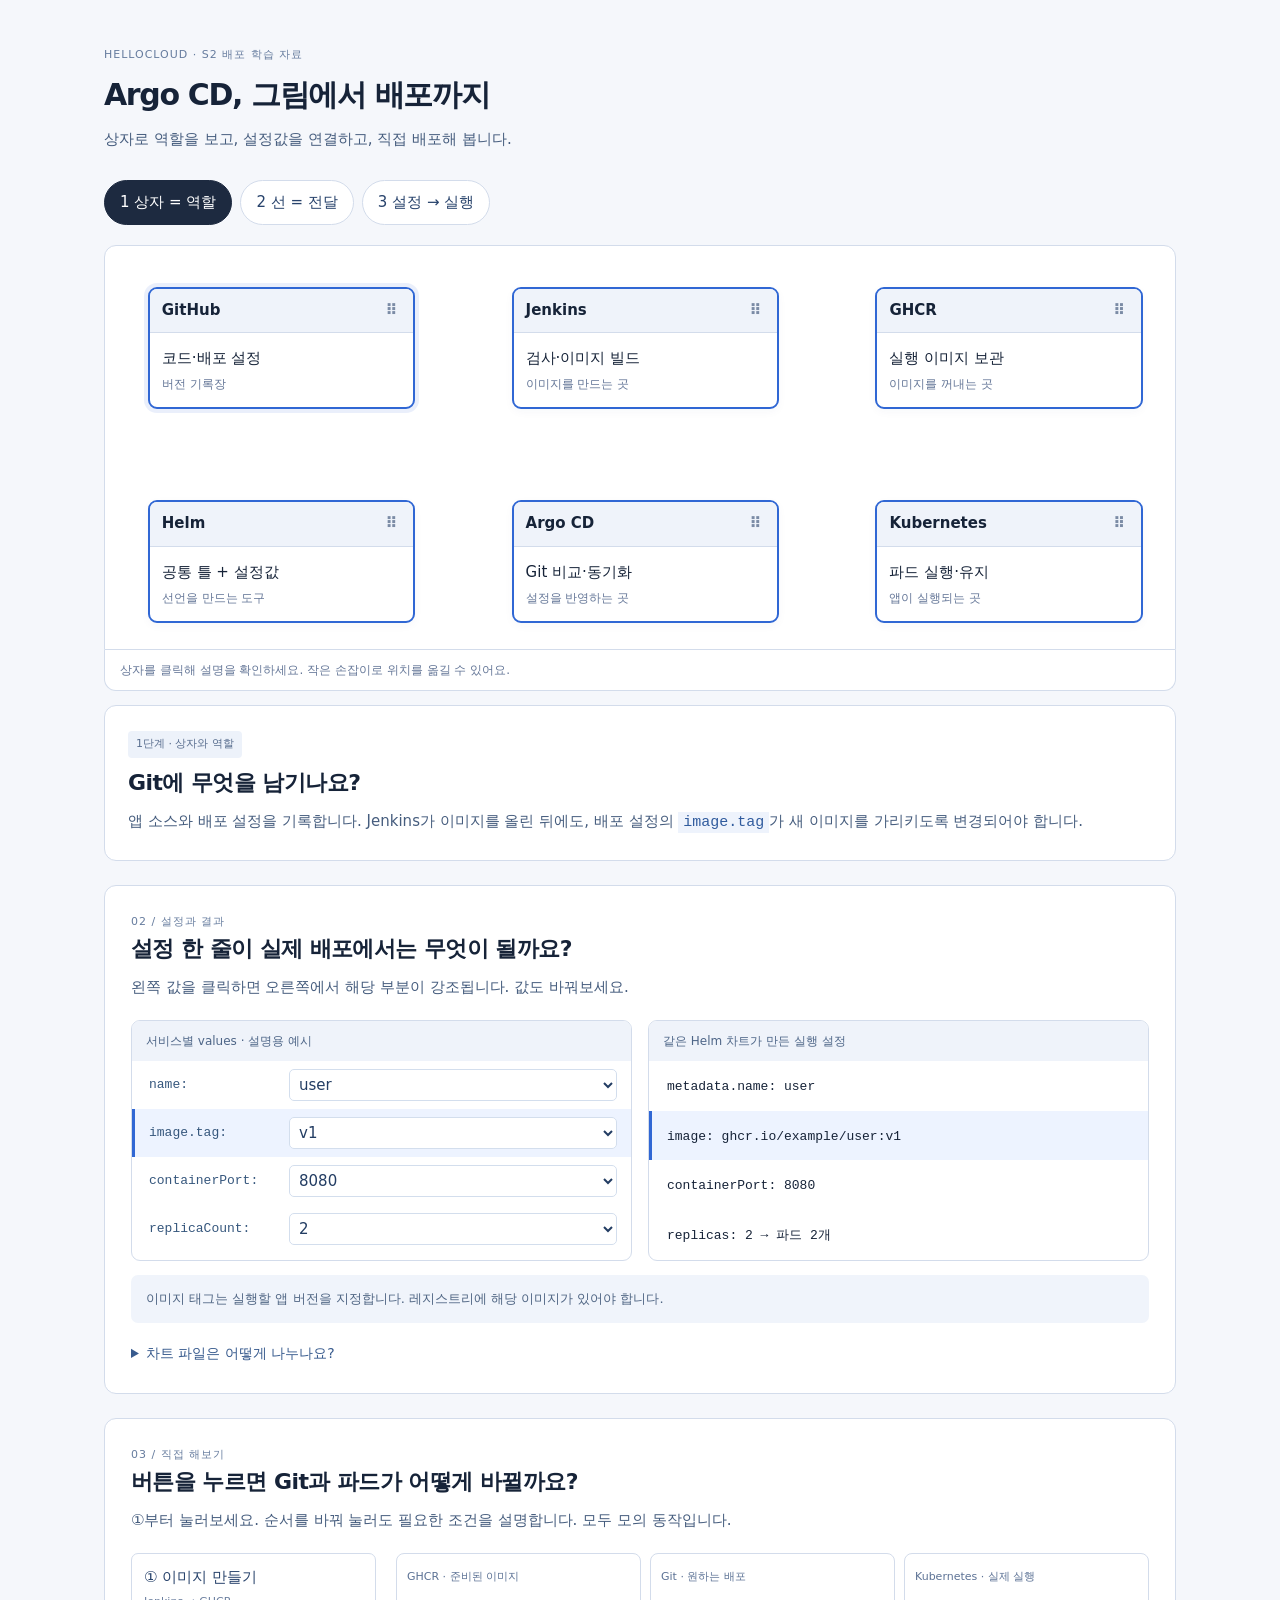
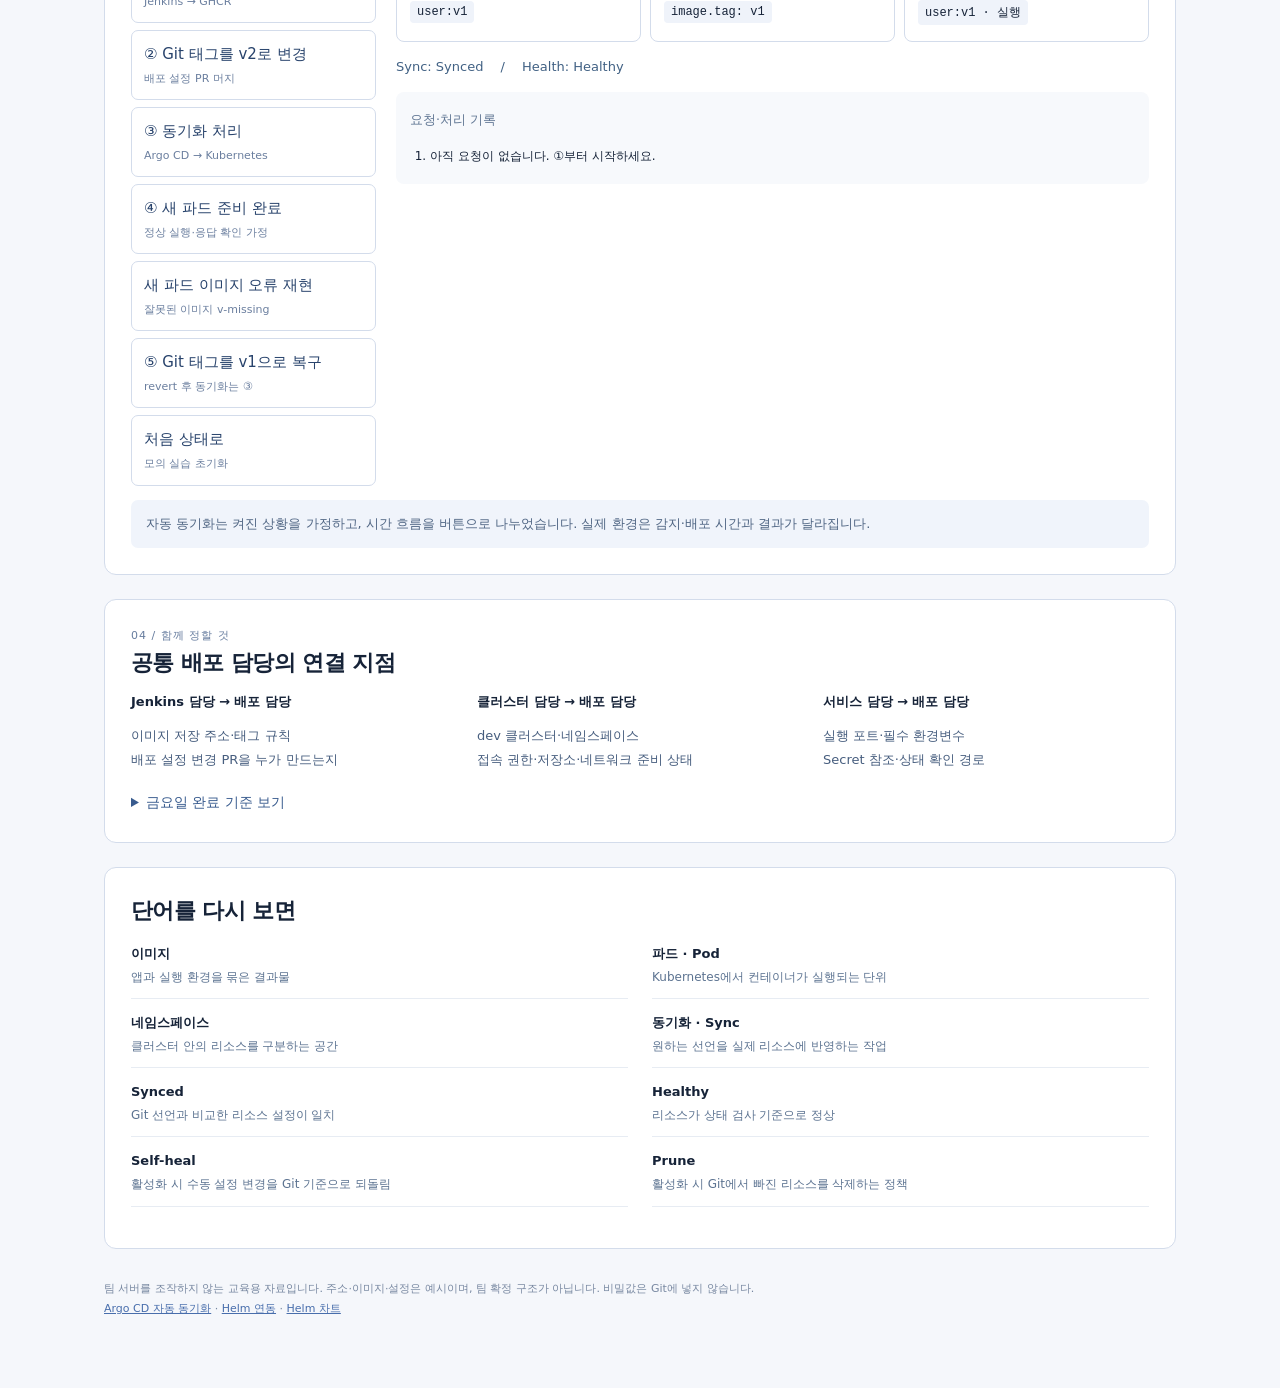
<file: learning.html>
<!doctype html><html lang="ko"><head><meta charset="utf-8"><meta name="viewport" content="width=device-width,initial-scale=1"><title>Argo CD · 그림에서 배포까지</title><link rel="stylesheet" href="learning.css"></head><body><main>
<header><small>HELLOCLOUD · S2 배포 학습 자료</small><h1>Argo CD, 그림에서 배포까지</h1><p>상자로 역할을 보고, 설정값을 연결하고, 직접 배포해 봅니다.</p></header>
<section aria-labelledby="explorer-title"><h2 id="explorer-title" class="sr">배포 구조 탐색기</h2><nav id="tabs" aria-label="읽는 단계"></nav><div class="canvas" id="canvas"><svg id="links" aria-label="선택한 단계의 배포 흐름"></svg><div id="nodes"></div></div><div class="hint">상자를 클릭해 설명을 확인하세요. 작은 손잡이로 위치를 옮길 수 있어요.</div><article class="explain" id="explanation" aria-live="polite"></article></section>
<section aria-labelledby="values-title"><div class="section-number">02 / 설정과 결과</div><h2 id="values-title">설정 한 줄이 실제 배포에서는 무엇이 될까요?</h2><p>왼쪽 값을 클릭하면 오른쪽에서 해당 부분이 강조됩니다. 값도 바꿔보세요.</p><div class="split"><div class="sheet"><div class="sheet-title">서비스별 values · 설명용 예시</div><div id="config"></div></div><div class="sheet"><div class="sheet-title">같은 Helm 차트가 만든 실행 설정</div><div id="rendered"></div></div></div><div class="inline-detail" id="value-detail" aria-live="polite"></div><details><summary>차트 파일은 어떻게 나누나요?</summary><div class="file-map"><code>Chart.yaml</code><span>차트 이름과 버전</span><code>values.yaml</code><span>기본값 · 서비스마다 다른 값은 별도 values로 전달</span><code>templates/</code><span>Deployment · Service 같은 배포 파일 틀</span></div><p>Argo CD는 Helm으로 선언을 생성합니다. Helm이 별도의 실행 서버인 것은 아닙니다. DB·LiveKit 등은 앱 공통 차트와 범위를 따로 합의합니다.</p></details></section>
<section aria-labelledby="sim-title"><div class="section-number">03 / 직접 해보기</div><h2 id="sim-title">버튼을 누르면 Git과 파드가 어떻게 바뀔까요?</h2><p>①부터 눌러보세요. 순서를 바꿔 눌러도 필요한 조건을 설명합니다. 모두 모의 동작입니다.</p><div class="simulation"><div class="action-list" id="actions"></div><div><div class="state-grid"><div class="state"><small>GHCR · 준비된 이미지</small><div id="images"></div></div><div class="state"><small>Git · 원하는 배포</small><div id="git"></div></div><div class="state"><small>Kubernetes · 실제 실행</small><div id="pods"></div></div></div><div class="state-line" id="statuses" aria-live="polite"></div><div class="request-log"><small>요청·처리 기록</small><ol id="log" aria-live="polite"></ol></div></div></div><div class="inline-detail">자동 동기화는 켜진 상황을 가정하고, 시간 흐름을 버튼으로 나누었습니다. 실제 환경은 감지·배포 시간과 결과가 달라집니다.</div></section>
<section><div class="section-number">04 / 함께 정할 것</div><h2>공통 배포 담당의 연결 지점</h2><div class="handoffs"><div><b>Jenkins 담당 → 배포 담당</b><p>이미지 저장 주소·태그 규칙<br>배포 설정 변경 PR을 누가 만드는지</p></div><div><b>클러스터 담당 → 배포 담당</b><p>dev 클러스터·네임스페이스<br>접속 권한·저장소·네트워크 준비 상태</p></div><div><b>서비스 담당 → 배포 담당</b><p>실행 포트·필수 환경변수<br>Secret 참조·상태 확인 경로</p></div></div><details><summary>금요일 완료 기준 보기</summary><ul><li>예제 서비스 배포와 두 번째 서비스의 차트 재사용 확인</li><li>Git의 이미지 태그 변경 → Argo CD 반영 → 실제 요청 성공</li><li>이전 이미지 태그로 되돌린 Git 변경을 동기화해 복구 확인</li><li>서비스 추가 방법·문제 확인 방법 문서화</li></ul></details></section>
<section><h2>단어를 다시 보면</h2><dl><div><dt>이미지</dt><dd>앱과 실행 환경을 묶은 결과물</dd></div><div><dt>파드 · Pod</dt><dd>Kubernetes에서 컨테이너가 실행되는 단위</dd></div><div><dt>네임스페이스</dt><dd>클러스터 안의 리소스를 구분하는 공간</dd></div><div><dt>동기화 · Sync</dt><dd>원하는 선언을 실제 리소스에 반영하는 작업</dd></div><div><dt>Synced</dt><dd>Git 선언과 비교한 리소스 설정이 일치</dd></div><div><dt>Healthy</dt><dd>리소스가 상태 검사 기준으로 정상</dd></div><div><dt>Self-heal</dt><dd>활성화 시 수동 설정 변경을 Git 기준으로 되돌림</dd></div><div><dt>Prune</dt><dd>활성화 시 Git에서 빠진 리소스를 삭제하는 정책</dd></div></dl></section>
<footer>팀 서버를 조작하지 않는 교육용 자료입니다. 주소·이미지·설정은 예시이며, 팀 확정 구조가 아닙니다. 비밀값은 Git에 넣지 않습니다.<br><a href="https://argo-cd.readthedocs.io/en/stable/user-guide/auto_sync/" target="_blank" rel="noopener">Argo CD 자동 동기화</a> · <a href="https://argo-cd.readthedocs.io/en/stable/user-guide/helm/" target="_blank" rel="noopener">Helm 연동</a> · <a href="https://helm.sh/docs/topics/charts/" target="_blank" rel="noopener">Helm 차트</a></footer>
</main><script src="learning.js"></script></body></html>
</file>
<file: learning-actions.css>
:root{--ink:#162338;--muted:#60708b;--blue:#3067d4;--line:#d3dceb;--soft:#edf3ff;--green:#176d52;--orange:#a75913}*{box-sizing:border-box}body{margin:0;background:#f5f7fb;color:var(--ink);font:15px/1.85 system-ui,-apple-system,'Segoe UI',sans-serif}main{max-width:1120px;margin:40px auto;padding:0 24px}h1{font-size:30px;line-height:1.4;margin:6px 0 10px;letter-spacing:-.045em}h2{font-size:22px;line-height:1.5;margin:0 0 9px;letter-spacing:-.025em}p{margin:8px 0 18px;color:#465d7e}header small,.section-number{color:#667c9e;font-size:11px;letter-spacing:.09em}header{margin-bottom:26px}section{margin-bottom:24px}section:not(:first-of-type){background:white;border:1px solid var(--line);border-radius:12px;padding:26px}nav{display:flex;gap:8px;flex-wrap:wrap;margin-bottom:20px}button,input,select{font:inherit}button,summary{cursor:pointer}button{background:white;color:#28436c;border:1px solid var(--line);border-radius:8px;padding:8px 14px}nav button{border-radius:24px;padding:8px 15px}nav button.active{background:#1d2a40;color:white;border-color:#1d2a40}button:hover{background:#f0f4fc}button:focus-visible,select:focus-visible,input:focus-visible,summary:focus-visible{outline:3px solid #e5b84c;outline-offset:3px}.canvas{position:relative;height:405px;background:#fff;border:1px solid var(--line);border-radius:12px 12px 0 0;overflow:hidden}.canvas svg{position:absolute;inset:0;width:100%;height:100%}.graph-node{position:absolute;width:25%;border:2px solid var(--blue);border-radius:9px;background:#fff;z-index:1;box-shadow:0 3px 10px #1c407209}.graph-node.selected{box-shadow:0 0 0 4px #3067d41a}.node-head{display:flex;align-items:center;justify-content:space-between;background:#eff3fa;border-bottom:1px solid var(--line);padding:8px 12px;border-radius:7px 7px 0 0;font-weight:650}.node-select{width:100%;border:0;border-radius:0;background:none;padding:12px;text-align:left;color:var(--ink)}.node-select span{display:block;color:#657798;font-size:12px}.node-select b{display:block;font-weight:500}.handle{border:0;background:none;padding:0 4px;color:#7b8ba5;cursor:grab;touch-action:none}.hint{padding:9px 15px;background:white;border:1px solid var(--line);border-top:0;border-radius:0 0 12px 12px;color:#657798;font-size:12px}.explain{background:white;border:1px solid var(--line);border-radius:12px;margin-top:14px;padding:23px}.explain p{margin-bottom:0}.badge{background:#edf2fa;color:#586d8e;border-radius:4px;padding:3px 8px;font-size:11px;display:inline-block;margin-bottom:8px}.explain code,.inline-detail code{background:#eef3fc;padding:2px 5px;color:#315c9e}.edge{stroke:#77869e;stroke-width:1.5;fill:none}.edge.active{stroke:#3067d4;stroke-width:3}.edge-hit{stroke:transparent;stroke-width:18;fill:none;cursor:pointer}.edge-label{font:11px system-ui;fill:#526782;paint-order:stroke;stroke:#fff;stroke-width:5;stroke-linejoin:round;pointer-events:none}.split{display:grid;grid-template-columns:1fr 1fr;gap:16px}.sheet{border:1px solid var(--line);border-radius:9px;overflow:hidden}.sheet-title{padding:9px 14px;background:#eff3fa;color:#4d6587;font-size:12px}.config-row{display:flex;align-items:center;gap:10px;padding:8px 14px;border-left:3px solid transparent}.config-row.active{background:var(--soft);border-left-color:var(--blue)}.config-key{font:13px ui-monospace,monospace;min-width:130px;border:0;background:none;padding:0;text-align:left;color:#36577d;cursor:pointer}.config-row select{min-width:0;width:100%;border:1px solid #d3deed;border-radius:5px;padding:5px;background:white;color:#233d63}.render-row{padding:11px 15px;border-left:3px solid transparent}.render-row.active{background:var(--soft);border-left-color:var(--blue)}.render-row code{font-size:13px}.inline-detail{padding:12px 15px;margin-top:14px;background:#f0f4fb;border-radius:7px;color:#506684;font-size:13px}details{margin-top:18px}summary{color:#385b8e;font-size:14px}.file-map{display:grid;grid-template-columns:130px 1fr;gap:8px;padding-top:14px}.file-map code{font-size:12px}.file-map span{font-size:13px}.simulation{display:grid;grid-template-columns:245px minmax(0,1fr);gap:20px}.action-list{display:flex;flex-direction:column;gap:7px}.action-list button{text-align:left;border-radius:7px;padding:10px 12px}.action-list button small{display:block;color:#6b7f9f;font-size:11px}.action-list button.done{border-color:#a9d7c4;background:#f1faf6}.action-list button.active{border-color:var(--blue);background:var(--soft)}.state-grid{display:grid;grid-template-columns:repeat(3,1fr);gap:9px}.state{padding:13px 10px;border:1px solid var(--line);border-radius:8px;min-width:0}.state small{display:block;font-size:11px;color:#5c7295;margin-bottom:10px}.pill{font:12px ui-monospace,monospace;padding:4px 7px;background:#eff3fa;border-radius:4px;display:inline-block;margin:3px;overflow-wrap:anywhere}.pill.new{background:#dff3e9;color:var(--green)}.pill.old{text-decoration:line-through;background:#fff0e0;color:var(--orange)}.state-line{padding:13px 0;font-size:13px;color:#416184}.request-log{background:#f7f9fc;border-radius:8px;padding:14px}.request-log>small{color:#617794}.request-log ol{margin:8px 0 0;padding-left:20px;font-size:12px;max-height:310px;overflow:auto}.request-log li{padding:3px 0}.request-log li.ok{color:#236c53}.request-log li.warn{color:#a15226}.handoffs{display:grid;grid-template-columns:repeat(3,1fr);gap:20px}.handoffs b{font-size:13px}.handoffs p{font-size:13px;margin-bottom:0}dl{display:grid;grid-template-columns:1fr 1fr;gap:12px 24px}dl>div{border-bottom:1px solid #e7ecf3;padding-bottom:10px}dt{font-size:13px;font-weight:650}dd{margin:0;font-size:12px;color:#5c7391}footer{font-size:11px;color:#7888a1;padding:6px 0 30px}a{color:#486eac}.sr{position:absolute;width:1px;height:1px;overflow:hidden;clip:rect(0,0,0,0)}@media(max-width:760px){main{padding:0 14px;margin:24px auto}h1{font-size:25px}.graph-node{width:29%}.node-head{padding:6px;font-size:12px}.node-select{padding:8px;font-size:12px}.node-select span{font-size:10px}.canvas{height:365px}.split,.simulation{grid-template-columns:1fr}.action-list{display:grid;grid-template-columns:1fr 1fr}.state-grid{gap:6px}.config-key{min-width:115px}.handoffs{grid-template-columns:1fr;gap:12px}section:not(:first-of-type){padding:20px 16px}dl{grid-template-columns:1fr}.edge-label{font-size:10px}}@media(prefers-reduced-motion:reduce){*{scroll-behavior:auto}}
</file>
<file: learning.css>
:root{--ink:#162338;--muted:#60708b;--blue:#3067d4;--line:#d3dceb;--soft:#edf3ff;--green:#176d52;--orange:#a75913}*{box-sizing:border-box}body{margin:0;background:#f5f7fb;color:var(--ink);font:15px/1.85 system-ui,-apple-system,'Segoe UI',sans-serif}main{max-width:1120px;margin:40px auto;padding:0 24px}h1{font-size:30px;line-height:1.4;margin:6px 0 10px;letter-spacing:-.045em}h2{font-size:22px;line-height:1.5;margin:0 0 9px;letter-spacing:-.025em}p{margin:8px 0 18px;color:#465d7e}header small,.section-number{color:#667c9e;font-size:11px;letter-spacing:.09em}header{margin-bottom:26px}section{margin-bottom:24px}section:not(:first-of-type){background:white;border:1px solid var(--line);border-radius:12px;padding:26px}nav{display:flex;gap:8px;flex-wrap:wrap;margin-bottom:20px}button,input,select{font:inherit}button,summary{cursor:pointer}button{background:white;color:#28436c;border:1px solid var(--line);border-radius:8px;padding:8px 14px}nav button{border-radius:24px;padding:8px 15px}nav button.active{background:#1d2a40;color:white;border-color:#1d2a40}button:hover{background:#f0f4fc}button:focus-visible,select:focus-visible,input:focus-visible,summary:focus-visible{outline:3px solid #e5b84c;outline-offset:3px}.canvas{position:relative;height:405px;background:#fff;border:1px solid var(--line);border-radius:12px 12px 0 0;overflow:hidden}.canvas svg{position:absolute;inset:0;width:100%;height:100%}.graph-node{position:absolute;width:25%;border:2px solid var(--blue);border-radius:9px;background:#fff;z-index:1;box-shadow:0 3px 10px #1c407209}.graph-node.selected{box-shadow:0 0 0 4px #3067d41a}.node-head{display:flex;align-items:center;justify-content:space-between;background:#eff3fa;border-bottom:1px solid var(--line);padding:8px 12px;border-radius:7px 7px 0 0;font-weight:650}.node-select{width:100%;border:0;border-radius:0;background:none;padding:12px;text-align:left;color:var(--ink)}.node-select span{display:block;color:#657798;font-size:12px}.node-select b{display:block;font-weight:500}.handle{border:0;background:none;padding:0 4px;color:#7b8ba5;cursor:grab;touch-action:none}.hint{padding:9px 15px;background:white;border:1px solid var(--line);border-top:0;border-radius:0 0 12px 12px;color:#657798;font-size:12px}.explain{background:white;border:1px solid var(--line);border-radius:12px;margin-top:14px;padding:23px}.explain p{margin-bottom:0}.badge{background:#edf2fa;color:#586d8e;border-radius:4px;padding:3px 8px;font-size:11px;display:inline-block;margin-bottom:8px}.explain code,.inline-detail code{background:#eef3fc;padding:2px 5px;color:#315c9e}.edge{stroke:#77869e;stroke-width:1.5;fill:none}.edge.active{stroke:#3067d4;stroke-width:3}.edge-hit{stroke:transparent;stroke-width:18;fill:none;cursor:pointer}.edge-label{font:11px system-ui;fill:#526782;paint-order:stroke;stroke:#fff;stroke-width:5;stroke-linejoin:round;pointer-events:none}.split{display:grid;grid-template-columns:1fr 1fr;gap:16px}.sheet{border:1px solid var(--line);border-radius:9px;overflow:hidden}.sheet-title{padding:9px 14px;background:#eff3fa;color:#4d6587;font-size:12px}.config-row{display:flex;align-items:center;gap:10px;padding:8px 14px;border-left:3px solid transparent}.config-row.active{background:var(--soft);border-left-color:var(--blue)}.config-key{font:13px ui-monospace,monospace;min-width:130px;border:0;background:none;padding:0;text-align:left;color:#36577d;cursor:pointer}.config-row select{min-width:0;width:100%;border:1px solid #d3deed;border-radius:5px;padding:5px;background:white;color:#233d63}.render-row{padding:11px 15px;border-left:3px solid transparent}.render-row.active{background:var(--soft);border-left-color:var(--blue)}.render-row code{font-size:13px}.inline-detail{padding:12px 15px;margin-top:14px;background:#f0f4fb;border-radius:7px;color:#506684;font-size:13px}details{margin-top:18px}summary{color:#385b8e;font-size:14px}.file-map{display:grid;grid-template-columns:130px 1fr;gap:8px;padding-top:14px}.file-map code{font-size:12px}.file-map span{font-size:13px}.simulation{display:grid;grid-template-columns:245px minmax(0,1fr);gap:20px}.action-list{display:flex;flex-direction:column;gap:7px}.action-list button{text-align:left;border-radius:7px;padding:10px 12px}.action-list button small{display:block;color:#6b7f9f;font-size:11px}.action-list button.done{border-color:#a9d7c4;background:#f1faf6}.action-list button.active{border-color:var(--blue);background:var(--soft)}.state-grid{display:grid;grid-template-columns:repeat(3,1fr);gap:9px}.state{padding:13px 10px;border:1px solid var(--line);border-radius:8px;min-width:0}.state small{display:block;font-size:11px;color:#5c7295;margin-bottom:10px}.pill{font:12px ui-monospace,monospace;padding:4px 7px;background:#eff3fa;border-radius:4px;display:inline-block;margin:3px;overflow-wrap:anywhere}.pill.new{background:#dff3e9;color:var(--green)}.pill.old{text-decoration:line-through;background:#fff0e0;color:var(--orange)}.state-line{padding:13px 0;font-size:13px;color:#416184}.request-log{background:#f7f9fc;border-radius:8px;padding:14px}.request-log>small{color:#617794}.request-log ol{margin:8px 0 0;padding-left:20px;font-size:12px;max-height:310px;overflow:auto}.request-log li{padding:3px 0}.request-log li.ok{color:#236c53}.request-log li.warn{color:#a15226}.handoffs{display:grid;grid-template-columns:repeat(3,1fr);gap:20px}.handoffs b{font-size:13px}.handoffs p{font-size:13px;margin-bottom:0}dl{display:grid;grid-template-columns:1fr 1fr;gap:12px 24px}dl>div{border-bottom:1px solid #e7ecf3;padding-bottom:10px}dt{font-size:13px;font-weight:650}dd{margin:0;font-size:12px;color:#5c7391}footer{font-size:11px;color:#7888a1;padding:6px 0 30px}a{color:#486eac}.sr{position:absolute;width:1px;height:1px;overflow:hidden;clip:rect(0,0,0,0)}@media(max-width:760px){main{padding:0 14px;margin:24px auto}h1{font-size:25px}.graph-node{width:29%}.node-head{padding:6px;font-size:12px}.node-select{padding:8px;font-size:12px}.node-select span{font-size:10px}.canvas{height:365px}.split,.simulation{grid-template-columns:1fr}.action-list{display:grid;grid-template-columns:1fr 1fr}.state-grid{gap:6px}.config-key{min-width:115px}.handoffs{grid-template-columns:1fr;gap:12px}section:not(:first-of-type){padding:20px 16px}dl{grid-template-columns:1fr}.edge-label{font-size:10px}}@media(prefers-reduced-motion:reduce){*{scroll-behavior:auto}}
</file>
